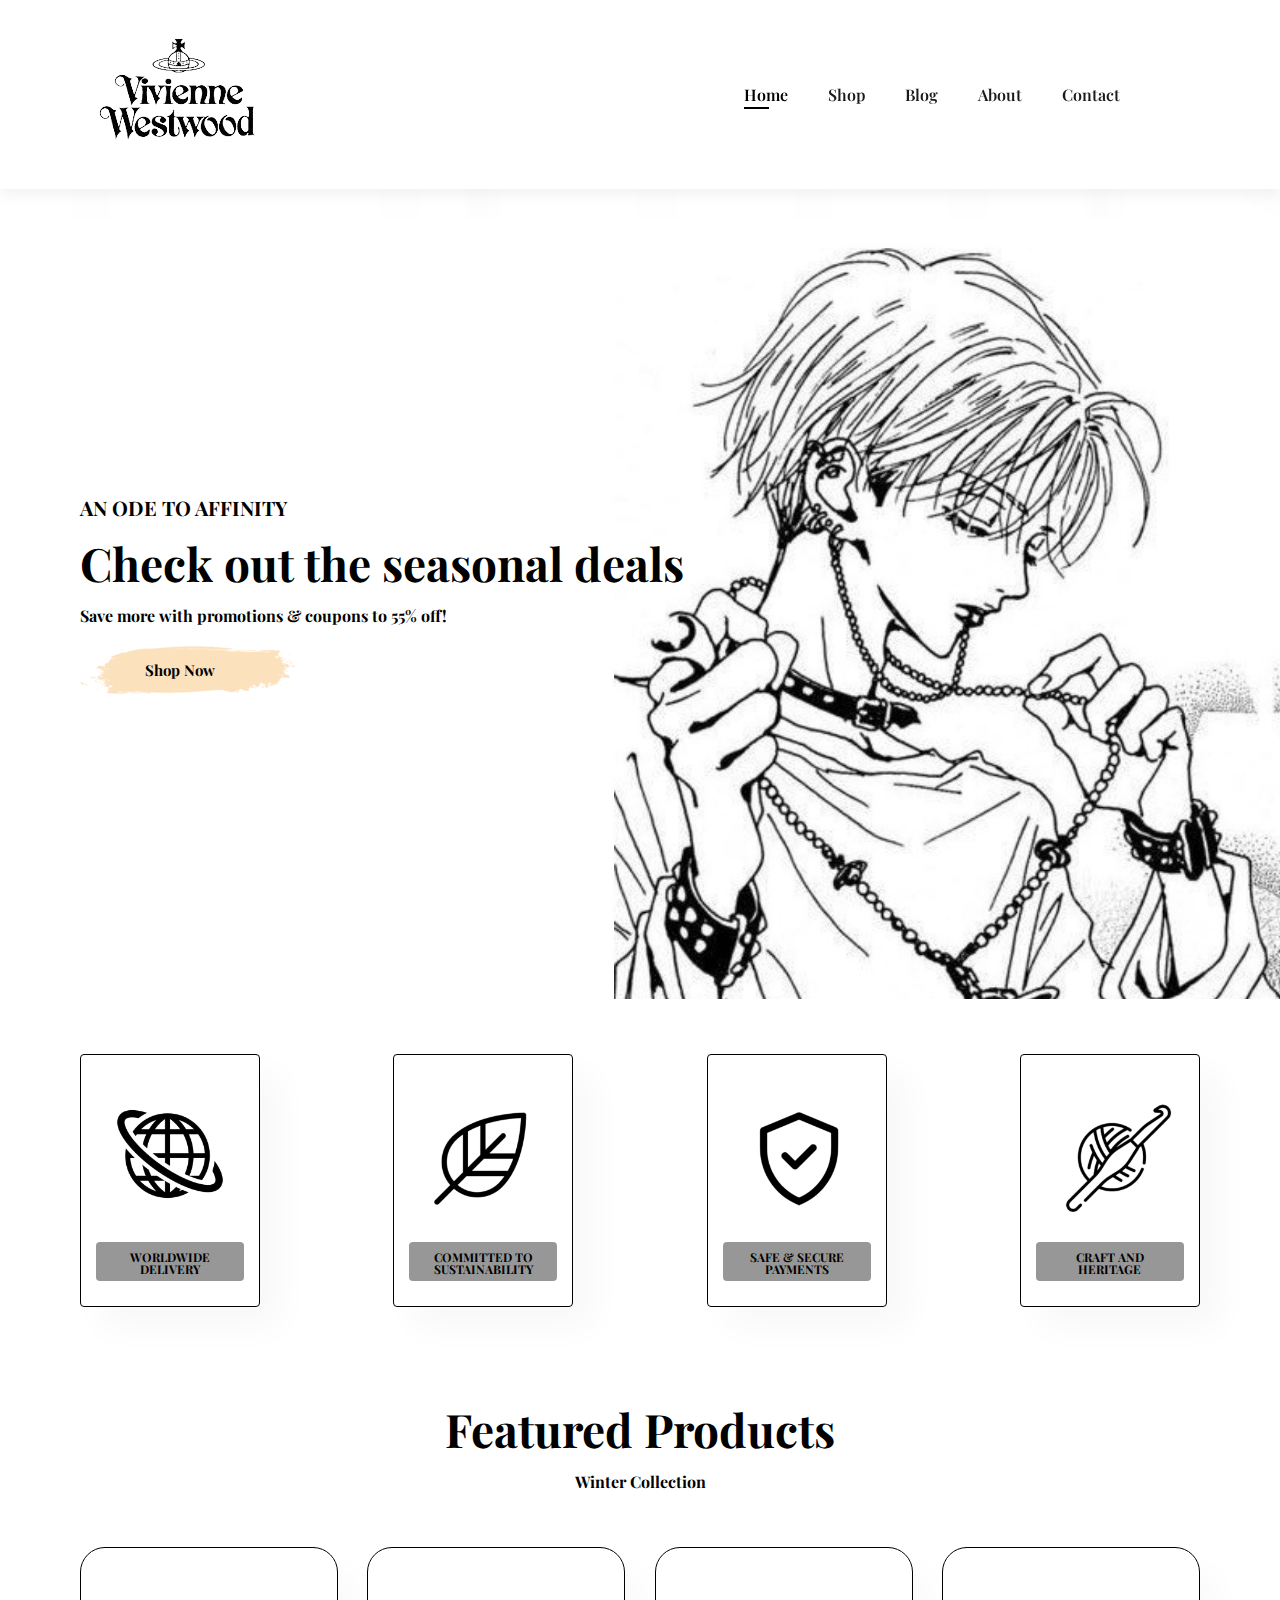
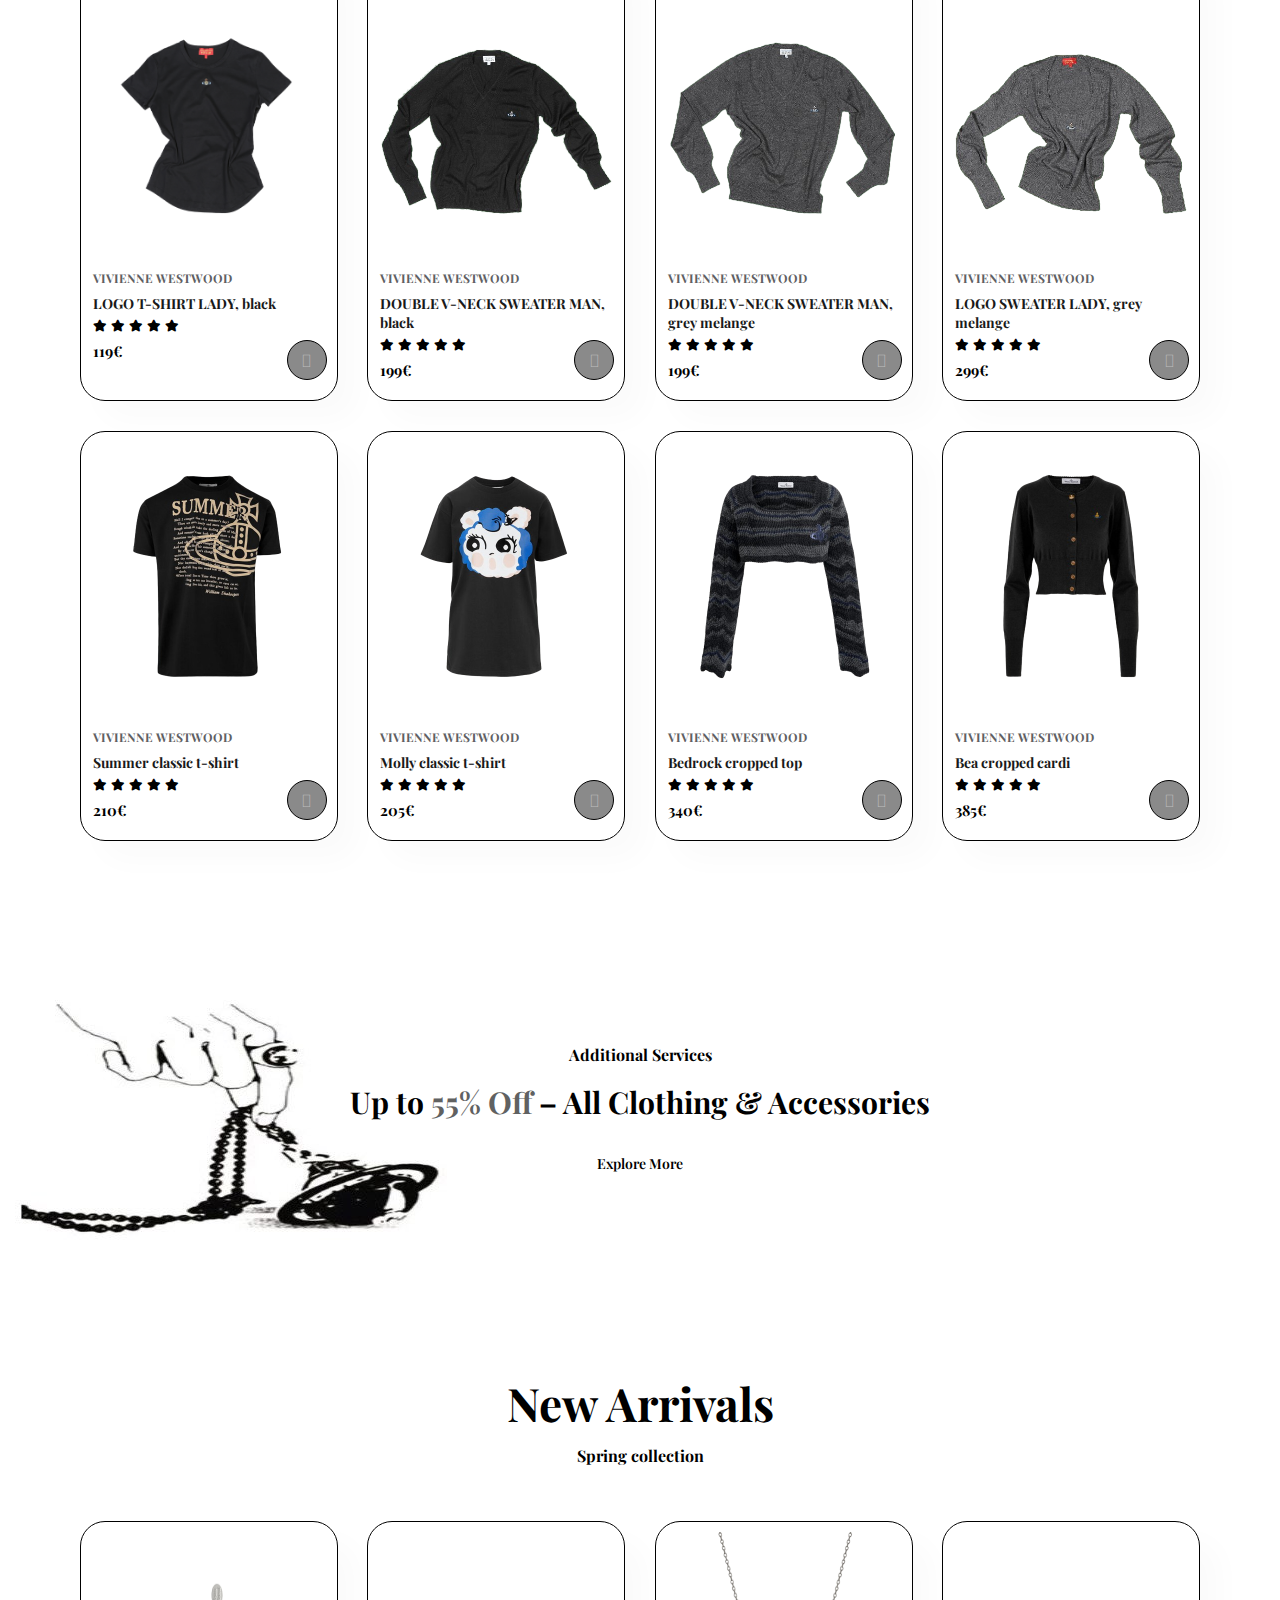
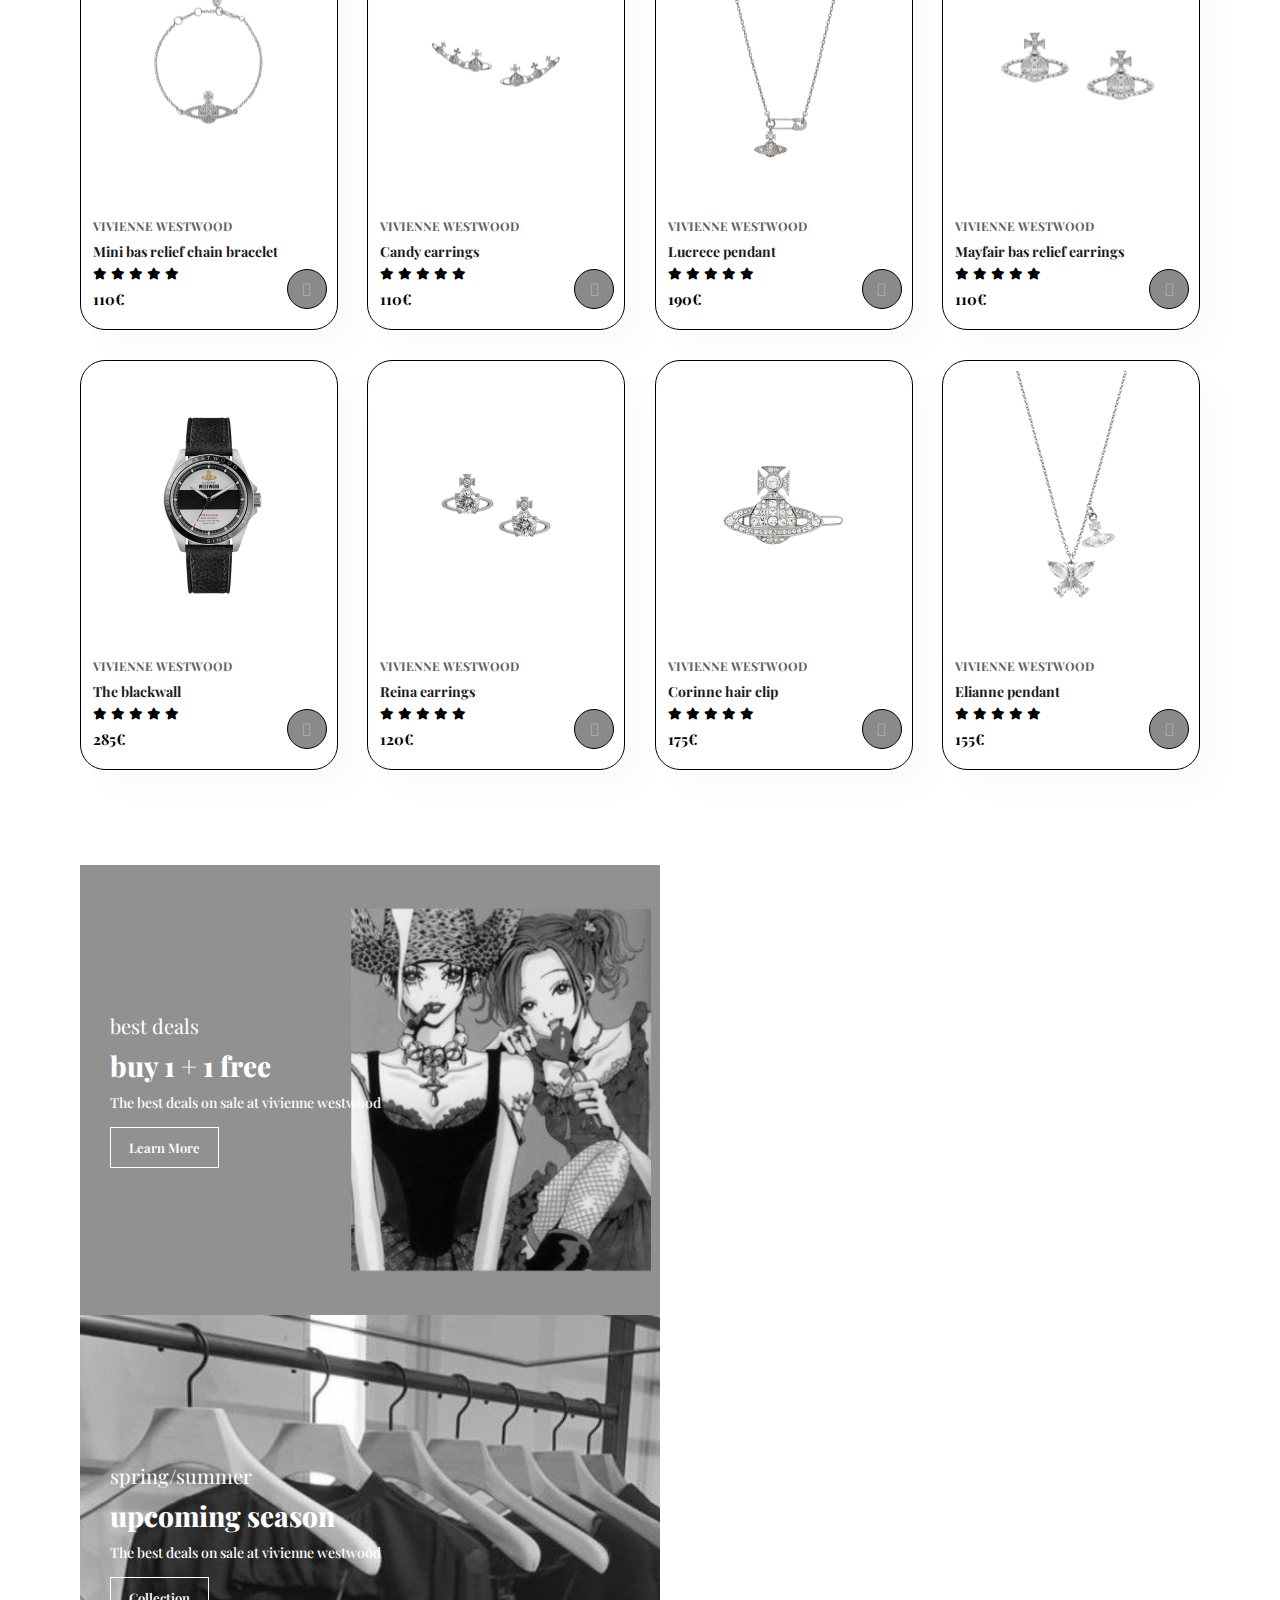
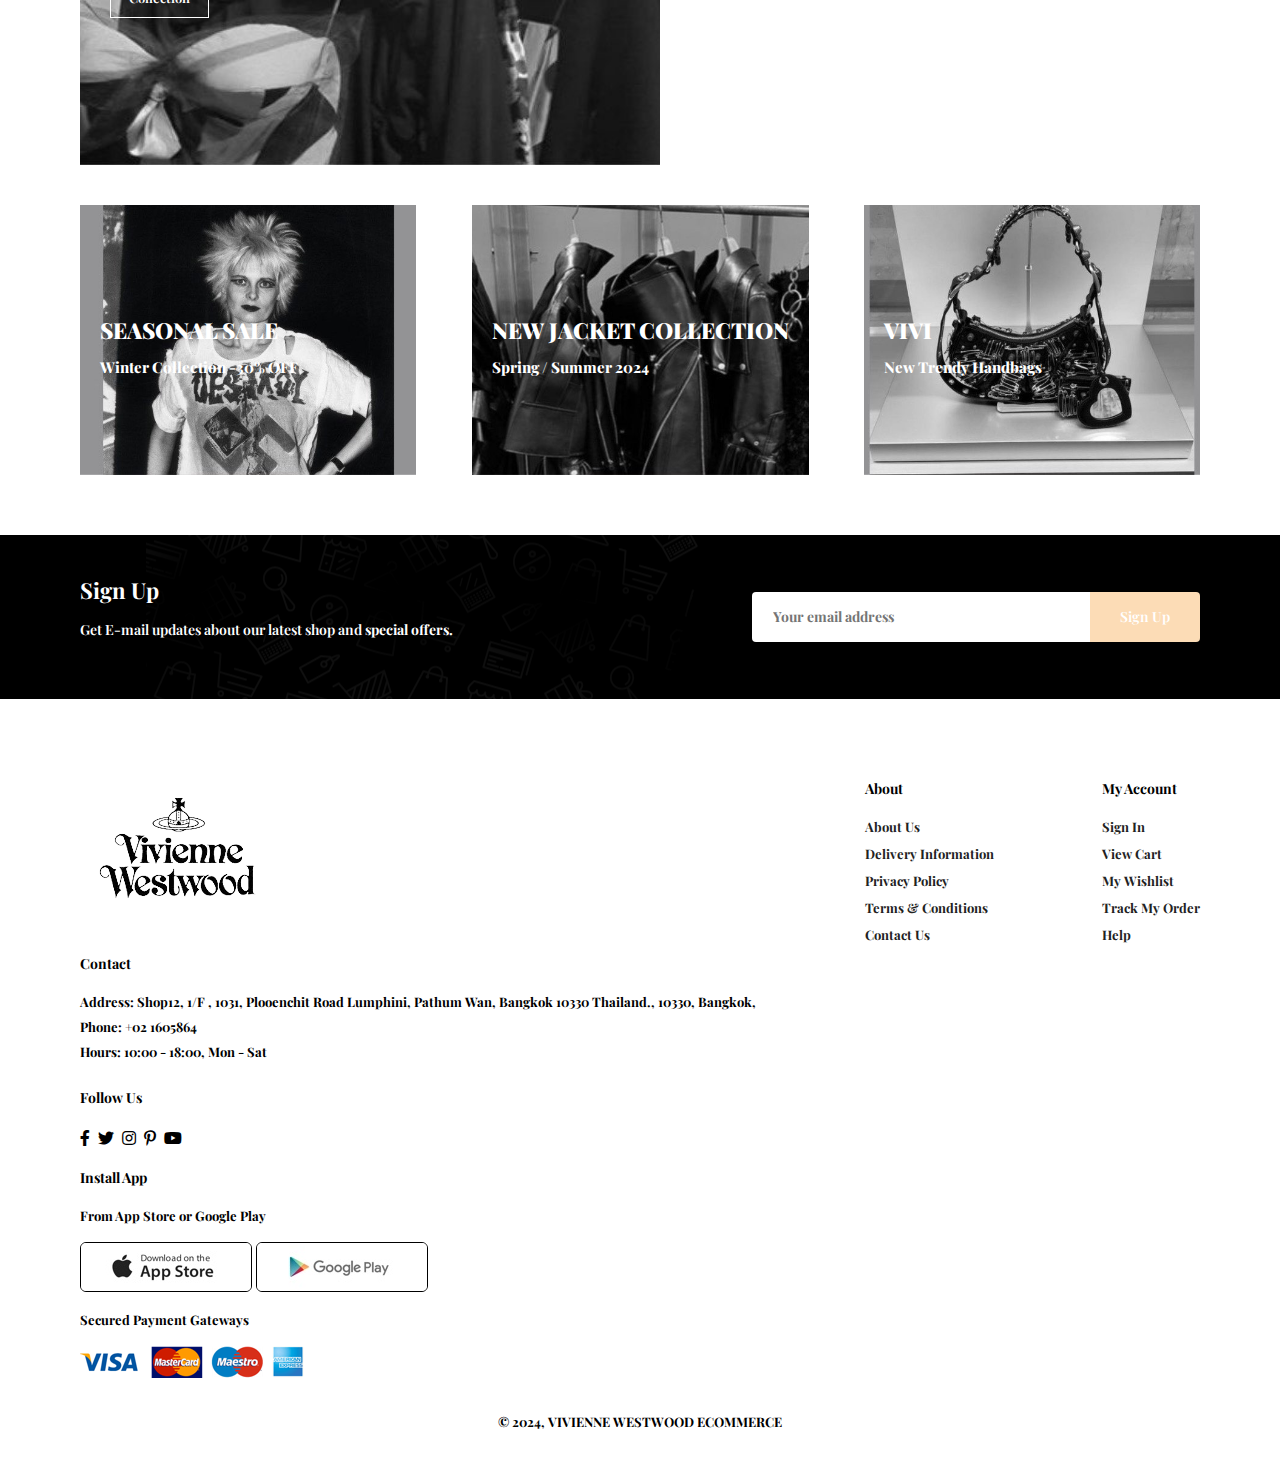
<file: index.html>
<!DOCTYPE html>
<html lang="en">

<head>
    <meta charset="UTF-8">
    <meta http-equiv="X-UA-Compatible" content="IE=edge">
    <meta name="viewport" content="width=device-width, initial-scale=1.0">
    <title>vivienne westwood angie</title>
    <link rel="stylesheet" href="https://pro.fontawesome.com/releases/v5.10.0/css/all.css" />

    <link rel="stylesheet" href="style.css">
</head>

<body>

    <section id="header">
        <a href="#"><img src="img/logo.png" class="logo" alt=""></a>

        <div>
            <ul id="navbar">
                <li><a class="active" href="index.html">Home</a></li>
                <li><a href="shop.html">Shop</a></li>
                <li><a href="blog.html">Blog</a></li>
                <li><a href="about.html">About</a></li>
                <li><a href="contact.html">Contact</a></li>
                <li id="lg-bag"><a href="cart.html"><i class="far fa-shopping-bag"></i></a></li>
                <a href="#" id="close"><i class="far fa-times"></i></a>
            </ul>
        </div>
        <div id="mobile">
            <a href="cart.html"><i class="far fa-shopping-bag"></i></a>
            <i id="bar" class="fas fa-outdent"></i>
        </div>
    </section>

    <section id="hero">
        <h4>AN ODE TO AFFINITY</h4>
        <h2>Check out the seasonal deals</h2>
        <h1></h1>
        <p>Save more with promotions & coupons to 55% off! </p>
        <button>Shop Now</button>
    </section>

    <section id="feature" class="section-p1">
        <div class="fe-box">
            <img src="img/features/globe1.png" alt="">
            <h6>WORLDWIDE DELIVERY </h6>
        </div>
        <div class="fe-box">
            <img src="img/features/sustain1.png" alt="">
            <h6>COMMITTED TO SUSTAINABILITY </h6>
        </div>
        <div class="fe-box">
            <img src="img/features/safe1.png" alt="">
            <h6>SAFE & SECURE PAYMENTS </h6>
        </div>
        <div class="fe-box">
            <img src="img/features/knit1.png" alt="">
            <h6>CRAFT AND HERITAGE </h6>
        </div>
    </section>

    <section id="product1" class="section-p1">
        <h2>Featured Products</h2>
        <p>Winter Collection</p>
        <div class="pro-container">
            <div class="pro">
                <img src="img/products/f1.png" alt="">
                <div class="des">
                    <span>VIVIENNE WESTWOOD</span>
                    <h5>LOGO T-SHIRT LADY, black </h5>
                    <div class="star">
                        <i class="fas fa-star"></i>
                        <i class="fas fa-star"></i>
                        <i class="fas fa-star"></i>
                        <i class="fas fa-star"></i>
                        <i class="fas fa-star"></i>
                    </div>
                    <h4>119€</h4>
                </div>
                <a href="#"><i class="fal fa-shopping-cart cart"></i></a>
            </div>
            <div class="pro">
                <img src="img/products/f2.png" alt="">
                <div class="des">
                    <span>VIVIENNE WESTWOOD</span>
                    <h5>DOUBLE V-NECK SWEATER MAN, black </h5>
                    <div class="star">
                        <i class="fas fa-star"></i>
                        <i class="fas fa-star"></i>
                        <i class="fas fa-star"></i>
                        <i class="fas fa-star"></i>
                        <i class="fas fa-star"></i>
                    </div>
                    <h4>199€</h4>
                </div>
                <a href="#"><i class="fal fa-shopping-cart cart"></i></a>
            </div>
            <div class="pro">
                <img src="img/products/f3.png" alt="">
                <div class="des">
                    <span>VIVIENNE WESTWOOD</span>
                    <h5>DOUBLE V-NECK SWEATER MAN, grey melange </h5>
                    <div class="star">
                        <i class="fas fa-star"></i>
                        <i class="fas fa-star"></i>
                        <i class="fas fa-star"></i>
                        <i class="fas fa-star"></i>
                        <i class="fas fa-star"></i>
                    </div>
                    <h4>199€</h4>
                </div>
                <a href="#"><i class="fal fa-shopping-cart cart"></i></a>
            </div>
            <div class="pro">
                <img src="img/products/f4.png" alt="">
                <div class="des">
                    <span>VIVIENNE WESTWOOD</span>
                    <h5>LOGO SWEATER LADY, grey melange </h5>
                    <div class="star">
                        <i class="fas fa-star"></i>
                        <i class="fas fa-star"></i>
                        <i class="fas fa-star"></i>
                        <i class="fas fa-star"></i>
                        <i class="fas fa-star"></i>
                    </div>
                    <h4>299€</h4>
                </div>
                <a href="#"><i class="fal fa-shopping-cart cart"></i></a>
            </div>
            <div class="pro">
                <img src="img/products/f5.png" alt="">
                <div class="des">
                    <span>VIVIENNE WESTWOOD</span>
                    <h5>Summer classic t-shirt</h5>
                    <div class="star">
                        <i class="fas fa-star"></i>
                        <i class="fas fa-star"></i>
                        <i class="fas fa-star"></i>
                        <i class="fas fa-star"></i>
                        <i class="fas fa-star"></i>
                    </div>
                    <h4>210€</h4>
                </div>
                <a href="#"><i class="fal fa-shopping-cart cart"></i></a>
            </div>
            <div class="pro">
                <img src="img/products/f6.png" alt="">
                <div class="des">
                    <span>VIVIENNE WESTWOOD</span>
                    <h5>Molly classic t-shirt </h5>
                    <div class="star">
                        <i class="fas fa-star"></i>
                        <i class="fas fa-star"></i>
                        <i class="fas fa-star"></i>
                        <i class="fas fa-star"></i>
                        <i class="fas fa-star"></i>
                    </div>
                    <h4>205€</h4>
                </div>
                <a href="#"><i class="fal fa-shopping-cart cart"></i></a>
            </div>
            <div class="pro">
                <img src="img/products/f7.png" alt="">
                <div class="des">
                    <span>VIVIENNE WESTWOOD</span>
                    <h5>Bedrock cropped top </h5>
                    <div class="star">
                        <i class="fas fa-star"></i>
                        <i class="fas fa-star"></i>
                        <i class="fas fa-star"></i>
                        <i class="fas fa-star"></i>
                        <i class="fas fa-star"></i>
                    </div>
                    <h4>340€</h4>
                </div>
                <a href="#"><i class="fal fa-shopping-cart cart"></i></a>
            </div>
            <div class="pro">
                <img src="img/products/f8.png" alt="">
                <div class="des">
                    <span>VIVIENNE WESTWOOD</span>
                    <h5>Bea cropped cardi </h5>
                    <div class="star">
                        <i class="fas fa-star"></i>
                        <i class="fas fa-star"></i>
                        <i class="fas fa-star"></i>
                        <i class="fas fa-star"></i>
                        <i class="fas fa-star"></i>
                    </div>
                    <h4>385€</h4>
                </div>
                <a href="#"><i class="fal fa-shopping-cart cart"></i></a>
            </div>
        </div>
    </section>

    <section id="banner" class="section-m1">
        <h4>Additional Services </h4>
        <h2>Up to <span>55% Off</span> – All Clothing & Accessories</h2>
        <button class="normal">Explore More</button>
    </section>

    <section id="product1" class="section-p1">
        <h2>New Arrivals</h2>
        <p>Spring collection</p>
        <div class="pro-container">
            <div class="pro">
                <img src="img/products/n1.png" alt="">
                <div class="des">
                    <span>VIVIENNE WESTWOOD</span>
                    <h5>Mini bas relief chain bracelet </h5>
                    <div class="star">
                        <i class="fas fa-star"></i>
                        <i class="fas fa-star"></i>
                        <i class="fas fa-star"></i>
                        <i class="fas fa-star"></i>
                        <i class="fas fa-star"></i>
                    </div>
                    <h4>110€</h4>
                </div>
                <a href="#"><i class="fal fa-shopping-cart cart"></i></a>
            </div>
            <div class="pro">
                <img src="img/products/n2.png" alt="">
                <div class="des">
                    <span>VIVIENNE WESTWOOD</span>
                    <h5>Candy earrings </h5>
                    <div class="star">
                        <i class="fas fa-star"></i>
                        <i class="fas fa-star"></i>
                        <i class="fas fa-star"></i>
                        <i class="fas fa-star"></i>
                        <i class="fas fa-star"></i>
                    </div>
                    <h4>110€</h4>
                </div>
                <a href="#"><i class="fal fa-shopping-cart cart"></i></a>
            </div>
            <div class="pro">
                <img src="img/products/n3.png" alt="">
                <div class="des">
                    <span>VIVIENNE WESTWOOD</span>
                    <h5>Lucrece pendant </h5>
                    <div class="star">
                        <i class="fas fa-star"></i>
                        <i class="fas fa-star"></i>
                        <i class="fas fa-star"></i>
                        <i class="fas fa-star"></i>
                        <i class="fas fa-star"></i>
                    </div>
                    <h4>190€</h4>
                </div>
                <a href="#"><i class="fal fa-shopping-cart cart"></i></a>
            </div>
            <div class="pro">
                <img src="img/products/n4.png" alt="">
                <div class="des">
                    <span>VIVIENNE WESTWOOD</span>
                    <h5>Mayfair bas relief earrings </h5>
                    <div class="star">
                        <i class="fas fa-star"></i>
                        <i class="fas fa-star"></i>
                        <i class="fas fa-star"></i>
                        <i class="fas fa-star"></i>
                        <i class="fas fa-star"></i>
                    </div>
                    <h4>110€</h4>
                </div>
                <a href="#"><i class="fal fa-shopping-cart cart"></i></a>
            </div>
            <div class="pro">
                <img src="img/products/n5.png" alt="">
                <div class="des">
                    <span>VIVIENNE WESTWOOD</span>
                    <h5>The blackwall </h5>
                    <div class="star">
                        <i class="fas fa-star"></i>
                        <i class="fas fa-star"></i>
                        <i class="fas fa-star"></i>
                        <i class="fas fa-star"></i>
                        <i class="fas fa-star"></i>
                    </div>
                    <h4>285€</h4>
                </div>
                <a href="#"><i class="fal fa-shopping-cart cart"></i></a>
            </div>
            <div class="pro">
                <img src="img/products/n6.png" alt="">
                <div class="des">
                    <span>VIVIENNE WESTWOOD</span>
                    <h5>Reina earrings </h5>
                    <div class="star">
                        <i class="fas fa-star"></i>
                        <i class="fas fa-star"></i>
                        <i class="fas fa-star"></i>
                        <i class="fas fa-star"></i>
                        <i class="fas fa-star"></i>
                    </div>
                    <h4>120€</h4>
                </div>
                <a href="#"><i class="fal fa-shopping-cart cart"></i></a>
            </div>
            <div class="pro">
                <img src="img/products/n7.png" alt="">
                <div class="des">
                    <span>VIVIENNE WESTWOOD</span>
                    <h5>Corinne hair clip </h5>
                    <div class="star">
                        <i class="fas fa-star"></i>
                        <i class="fas fa-star"></i>
                        <i class="fas fa-star"></i>
                        <i class="fas fa-star"></i>
                        <i class="fas fa-star"></i>
                    </div>
                    <h4>175€</h4>
                </div>
                <a href="#"><i class="fal fa-shopping-cart cart"></i></a>
            </div>
            <div class="pro">
                <img src="img/products/n8.png" alt="">
                <div class="des">
                    <span>VIVIENNE WESTWOOD</span>
                    <h5>Elianne pendant </h5>
                    <div class="star">
                        <i class="fas fa-star"></i>
                        <i class="fas fa-star"></i>
                        <i class="fas fa-star"></i>
                        <i class="fas fa-star"></i>
                        <i class="fas fa-star"></i>
                    </div>
                    <h4>155€</h4>
                </div>
                <a href="#"><i class="fal fa-shopping-cart cart"></i></a>
            </div>
        </div>
    </section>

    <section id="sm-banner" class="section-p1">
        <div class="banner-box">
            <h4>best deals</h4>
            <h2>buy 1 + 1 free</h2>
            <span>The best deals on sale at vivienne westwood</span>
            <button class="white">Learn More</button>
        </div>
        <div class="banner-box banner-box2">
            <h4>spring/summer</h4>
            <h2>upcoming season</h2>
            <span>The best deals on sale at vivienne westwood</span>
            <button class="white">Collection</button>
        </div>
    </section>

    <section id="banner3">
        <div class="banner-box">
            <h2>SEASONAL SALE</h2>
            <h3>Winter Collection -30% OFF</h3>
        </div>
        <div class="banner-box banner-box2">
            <h2>NEW JACKET COLLECTION </h2>
            <h3>Spring / Summer 2024</h3>
        </div>
        <div class="banner-box banner-box3">
            <h2>VIVI</h2>
            <h3>New Trendy Handbags</h3>
        </div>
    </section>

    <section id="newsletter" class="section-p1 section-m1">
        <div class="newstext">
            <h4>Sign Up</h4>
            <p>Get E-mail updates about our latest shop and <span>special offers.</span> </p>
        </div>
        <div class="form">
            <input type="text" placeholder="Your email address">
            <button class="normal">Sign Up</button>
        </div>
    </section>

    <footer class="section-p1">
        <div class="col">
            <img class="logo" src="img/logo.png" alt="">
            <h4>Contact</h4>
            <p><strong>Address: </strong>Shop12, 1/F , 1031, Plooenchit Road Lumphini,

                Pathum Wan, Bangkok 10330 Thailand.,
                
                10330, Bangkok,</p>
            <p><strong>Phone:</strong> +02 1605864</p>
            <p><strong>Hours:</strong> 10:00 - 18:00, Mon - Sat</p>
            <div class="follow">
                <h4>Follow Us</h4>
                <div class="icon">
                    <i class="fab fa-facebook-f"></i>
                    <i class="fab fa-twitter"></i>
                    <i class="fab fa-instagram"></i>
                    <i class="fab fa-pinterest-p"></i>
                    <i class="fab fa-youtube"></i>
                </div>
            </div>
        </div>

        <div class="col">
            <h4>About</h4>
            <a href="#">About Us</a>
            <a href="#">Delivery Information</a>
            <a href="#">Privacy Policy</a>
            <a href="#">Terms & Conditions</a>
            <a href="#">Contact Us</a>
        </div>

        <div class="col">
            <h4>My Account</h4>
            <a href="#">Sign In</a>
            <a href="#">View Cart</a>
            <a href="#">My Wishlist</a>
            <a href="#">Track My Order</a>
            <a href="#">Help</a>
        </div>

        <div class="col install">
            <h4>Install App</h4>
            <p>From App Store or Google Play</p>
            <div class="row">
                <img src="img/pay/app.jpg" alt="">
                <img src="img/pay/play.jpg" alt="">
            </div>
            <p>Secured Payment Gateways </p>
            <img src="img/pay/pay.png" alt="">
        </div>

        <div class="copyright">
            <p>© 2024, VIVIENNE WESTWOOD ECOMMERCE</p>
        </div>
    </footer>


    <script src="script.js"></script>
</body>

</html>
</file>
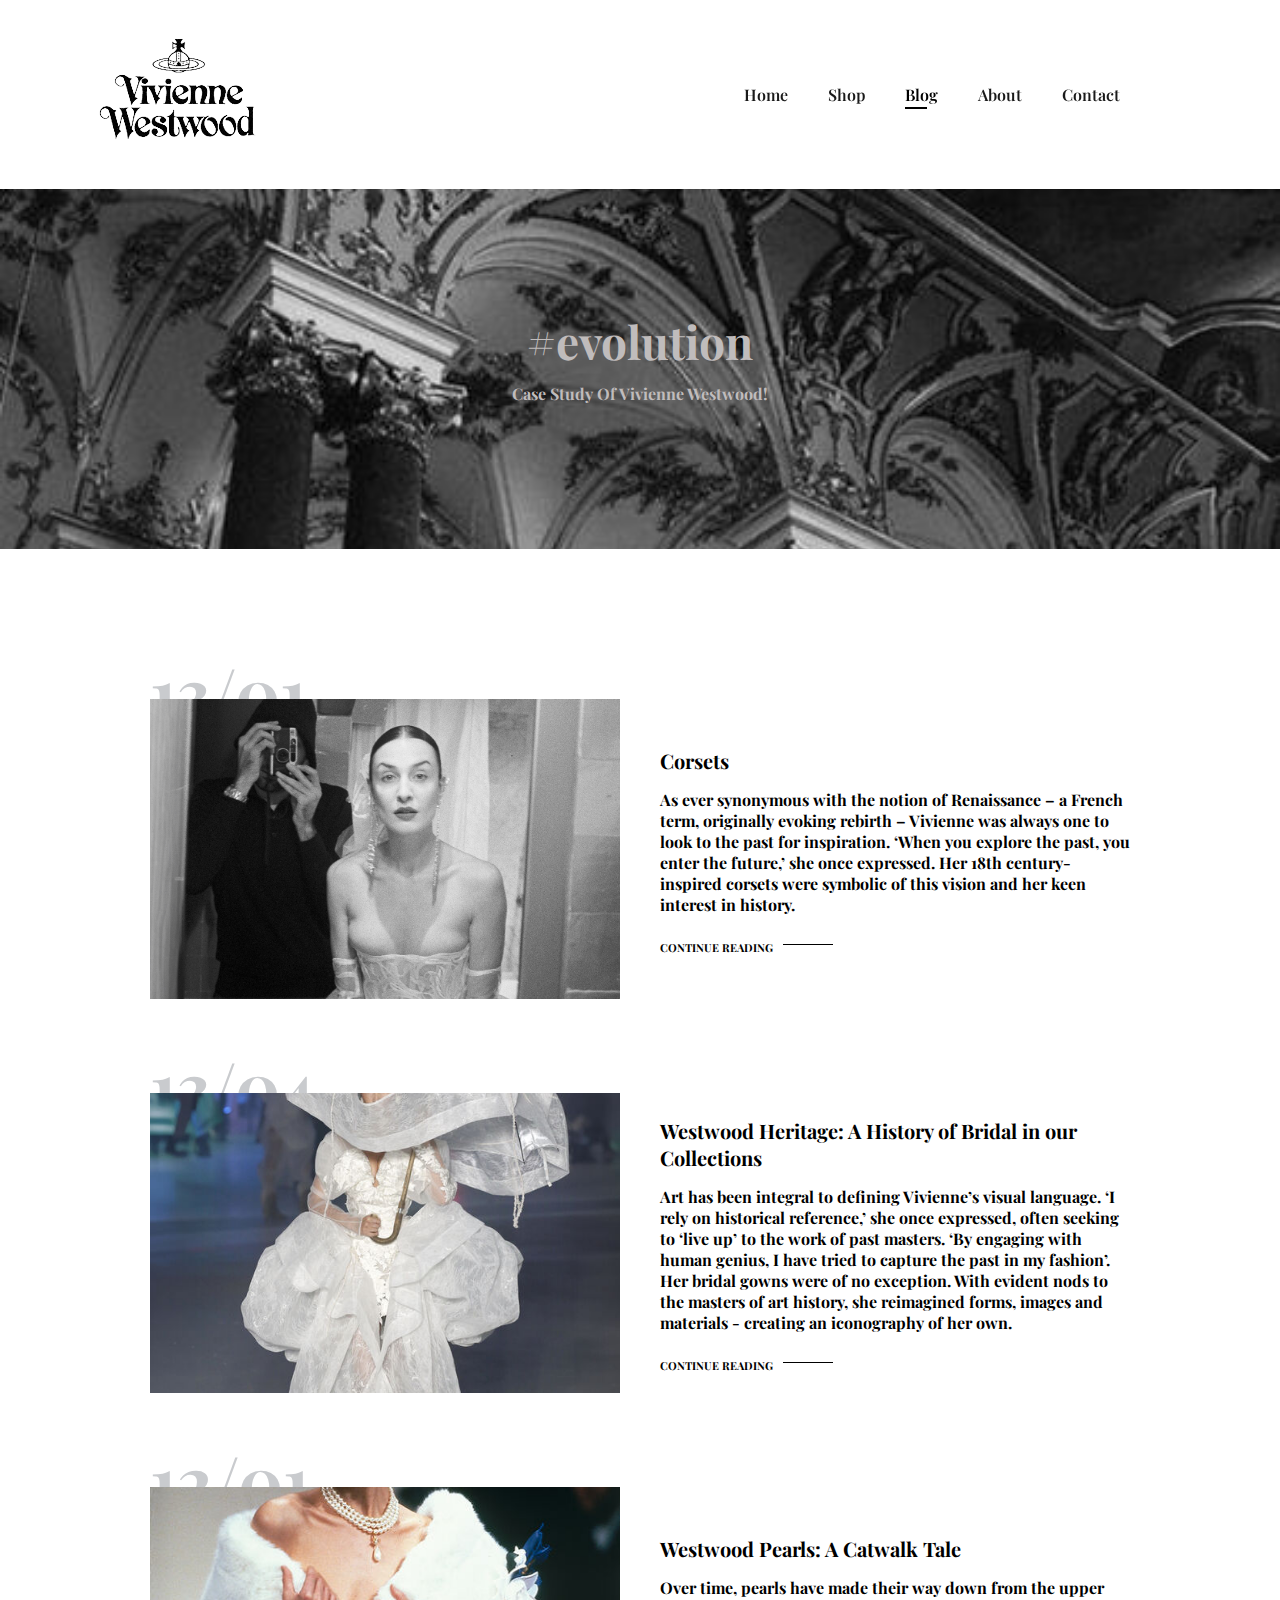
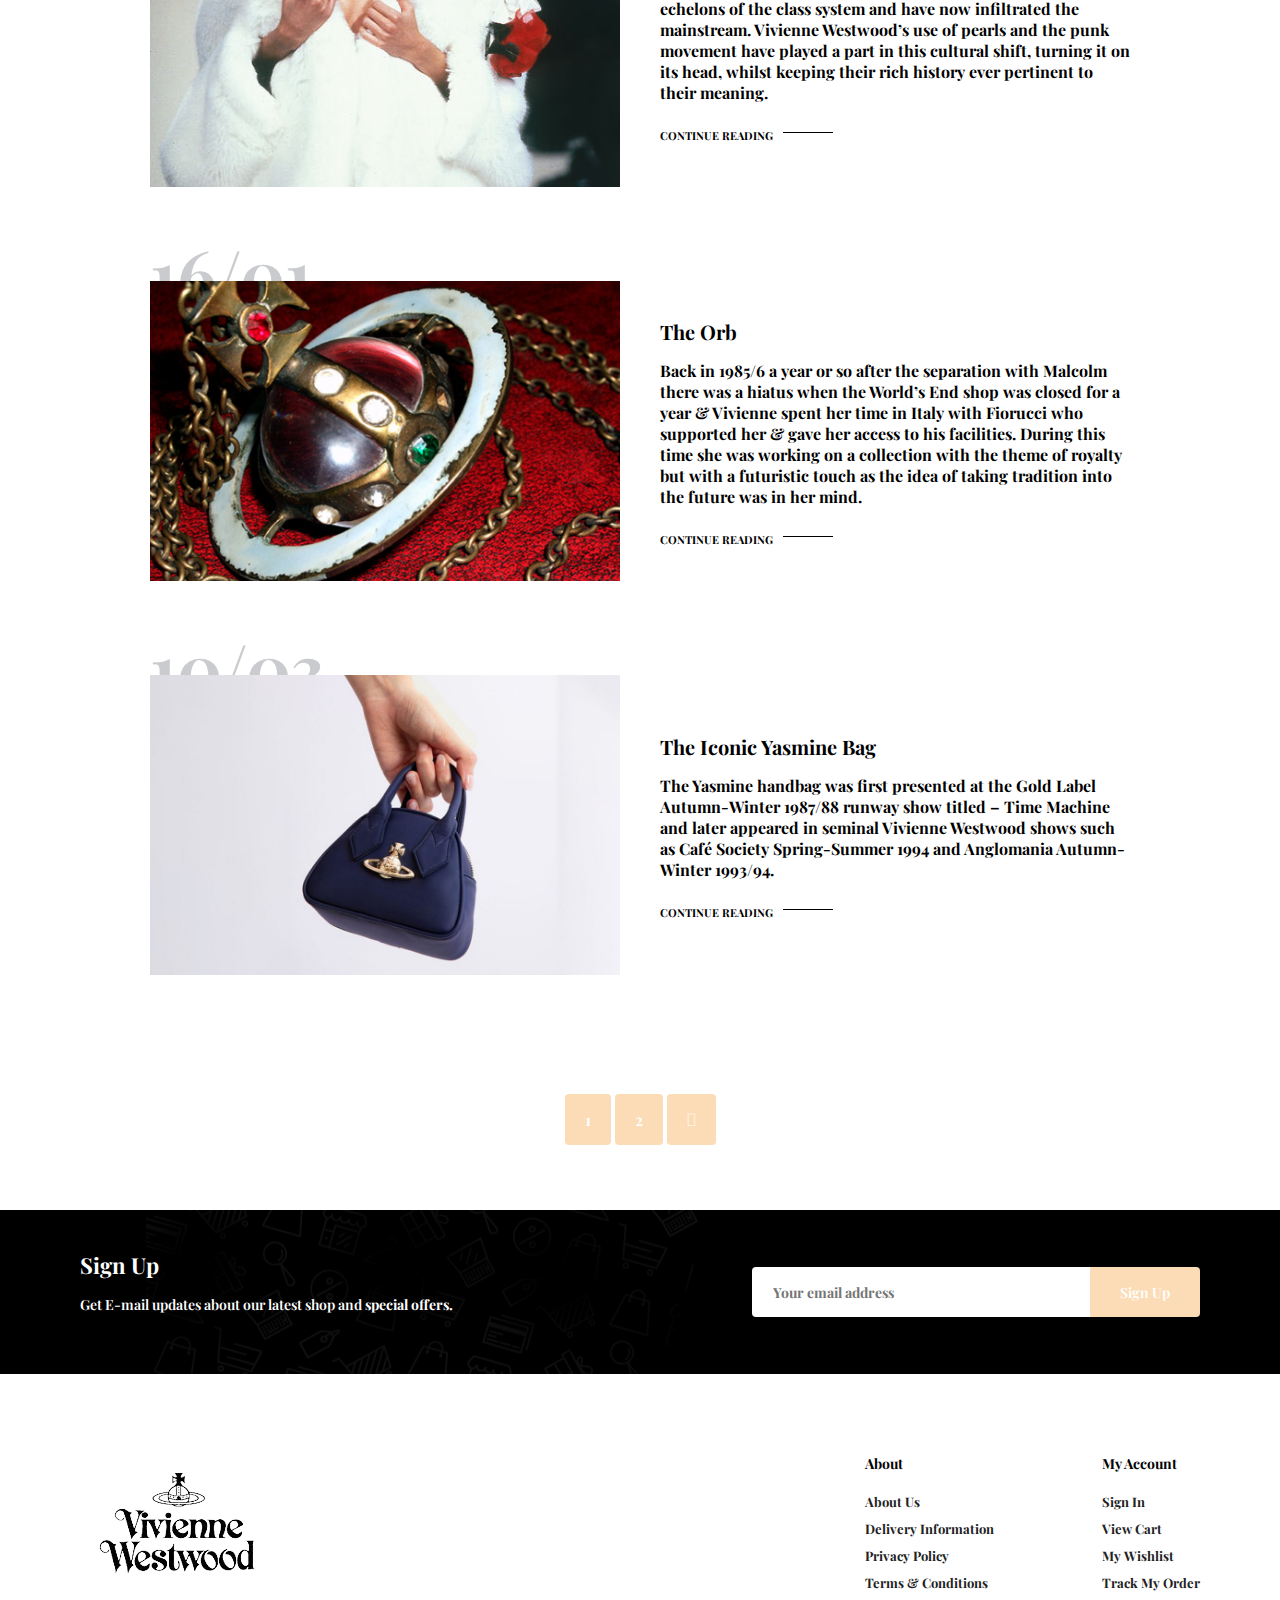
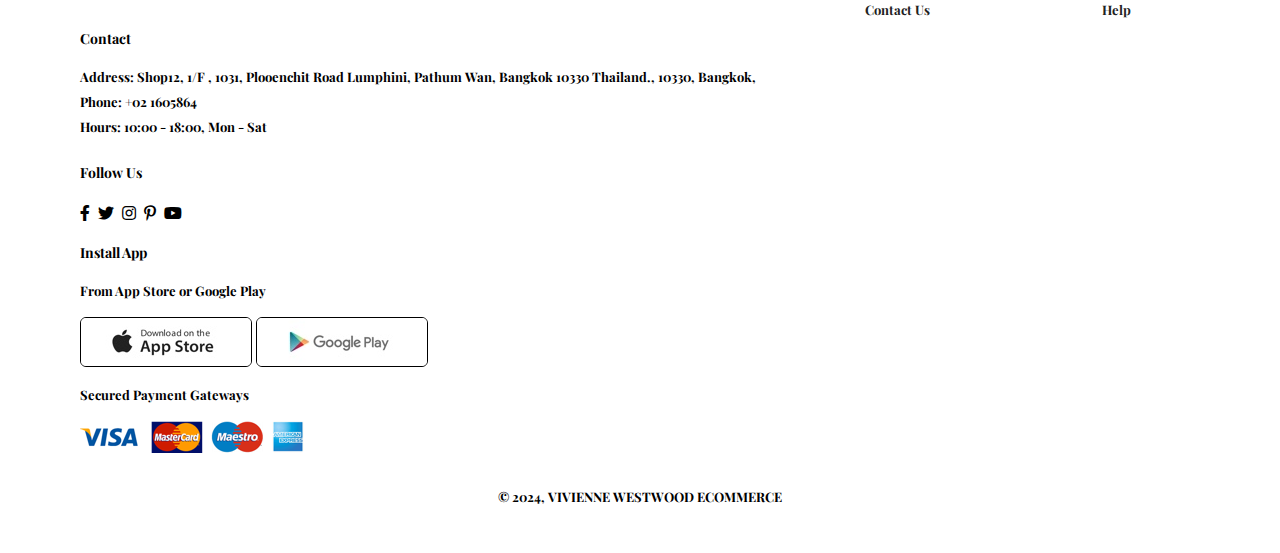
<file: blog.html>
<!DOCTYPE html>
<html lang="en">

<head>
    <meta charset="UTF-8">
    <meta http-equiv="X-UA-Compatible" content="IE=edge">
    <meta name="viewport" content="width=device-width, initial-scale=1.0">
    <title>vivienne westwood angie</title>
    <link rel="stylesheet" href="https://pro.fontawesome.com/releases/v5.10.0/css/all.css" />

    <link rel="stylesheet" href="style.css">
</head>

<body>

    <section id="header">
        <a href="#"><img src="img/logo.png" class="logo" alt=""></a>

        <div>
            <ul id="navbar">
                <li><a href="index.html">Home</a></li>
                <li><a href="shop.html">Shop</a></li>
                <li><a class="active" href="blog.html">Blog</a></li>
                <li><a href="about.html">About</a></li>
                <li><a href="contact.html">Contact</a></li>
                <li id="lg-bag"><a href="cart.html"><i class="far fa-shopping-bag"></i></a></li>
                <a href="#" id="close"><i class="far fa-times"></i></a>
            </ul>
        </div>
        <div id="mobile">
            <a href="cart.html"><i class="far fa-shopping-bag"></i></a>
            <i id="bar" class="fas fa-outdent"></i>
        </div>
    </section>

    <section id="page-header" class="blog-header">

        <h2>#evolution</h2>

        <p>Case Study Of Vivienne Westwood! </p>

    </section>

    <section id="blog">
        <div class="blog-box">
            <div class="blog-img">
                <img src="img/blog/b1.jpg" alt="">
            </div>
            <div class="blog-details">
                <h4>Corsets</h4>
                <p>As ever synonymous with the notion of Renaissance – a French term, originally evoking rebirth – Vivienne was always one to look to the past for inspiration. ‘When you explore the past, you enter the future,’ she once expressed. Her 18th century-inspired corsets were symbolic of this vision and her keen interest in history. </p>
                <a href="#">CONTINUE READING</a>
            </div>
            <h1>13/01</h1>
        </div>
        <div class="blog-box">
            <div class="blog-img">
                <img src="img/blog/b2.jpg" alt="">
            </div>
            <div class="blog-details">
                <h4>Westwood Heritage: A History of Bridal in our Collections </h4>
                <p>Art has been integral to defining Vivienne’s visual language. ‘I rely on historical reference,’ she once expressed, often seeking to ‘live up’ to the work of past masters. ‘By engaging with human genius, I have tried to capture the past in my fashion’. Her bridal gowns were of no exception. With evident nods to the masters of art history, she reimagined forms, images and materials - creating an iconography of her own. </p>
                <a href="#">CONTINUE READING</a>
            </div>
            <h1>13/04</h1>
        </div>
        <div class="blog-box">
            <div class="blog-img">
                <img src="img/blog/b3.jpg" alt="">
            </div>
            <div class="blog-details">
                <h4>Westwood Pearls: A Catwalk Tale </h4>
                <p>Over time, pearls have made their way down from the upper echelons of the class system and have now infiltrated the mainstream. Vivienne Westwood’s use of pearls and the punk movement have played a part in this cultural shift, turning it on its head, whilst keeping their rich history ever pertinent to their meaning. </p>
                <a href="#">CONTINUE READING</a>
            </div>
            <h1>12/01</h1>
        </div>
        <div class="blog-box">
            <div class="blog-img">
                <img src="img/blog/b4.jpg" alt="">
            </div>
            <div class="blog-details">
                <h4>The Orb </h4>
                <p>Back in 1985/6 a year or so after the separation with Malcolm there was a hiatus when the World’s End shop was closed for a year & Vivienne spent her time in Italy with Fiorucci who supported her & gave her access to his facilities. During this time she was working on a collection with the theme of royalty but with a futuristic touch as the idea of taking tradition into the future was in her mind. </p>
                <a href="#">CONTINUE READING</a>
            </div>
            <h1>16/01</h1>
        </div>
        <div class="blog-box">
            <div class="blog-img">
                <img src="img/blog/b6.jpg" alt="">
            </div>
            <div class="blog-details">
                <h4>The Iconic Yasmine Bag </h4>
                <p>The Yasmine handbag was first presented at the Gold Label Autumn-Winter 1987/88 runway show titled – Time Machine and later appeared in seminal Vivienne Westwood shows such as Café Society Spring-Summer 1994 and Anglomania Autumn-Winter 1993/94. </p>
                <a href="#">CONTINUE READING</a>
            </div>
            <h1>10/03</h1>
        </div>
    </section>

    <section id="pagination" class="section-p1">
        <a href="#">1</a>
        <a href="#">2</a>
        <a href="#"><i class="fal fa-long-arrow-alt-right"></i></a>
    </section>

    <section id="newsletter" class="section-p1 section-m1">
        <div class="newstext">
            <h4>Sign Up</h4>
            <p>Get E-mail updates about our latest shop and <span>special offers.</span> </p>
        </div>
        <div class="form">
            <input type="text" placeholder="Your email address">
            <button class="normal">Sign Up</button>
        </div>
    </section>

    <footer class="section-p1">
        <div class="col">
            <img class="logo" src="img/logo.png" alt="">
            <h4>Contact</h4>
            <p><strong>Address: </strong> Shop12, 1/F , 1031, Plooenchit Road Lumphini,

                Pathum Wan, Bangkok 10330 Thailand.,
                
                10330, Bangkok,</p>
            <p><strong>Phone:</strong>  +02 1605864</p>
            <p><strong>Hours:</strong> 10:00 - 18:00, Mon - Sat</p>
            <div class="follow">
                <h4>Follow Us</h4>
                <div class="icon">
                    <i class="fab fa-facebook-f"></i>
                    <i class="fab fa-twitter"></i>
                    <i class="fab fa-instagram"></i>
                    <i class="fab fa-pinterest-p"></i>
                    <i class="fab fa-youtube"></i>
                </div>
            </div>
        </div>

        <div class="col">
            <h4>About</h4>
            <a href="#">About Us</a>
            <a href="#">Delivery Information</a>
            <a href="#">Privacy Policy</a>
            <a href="#">Terms & Conditions</a>
            <a href="#">Contact Us</a>
        </div>

        <div class="col">
            <h4>My Account</h4>
            <a href="#">Sign In</a>
            <a href="#">View Cart</a>
            <a href="#">My Wishlist</a>
            <a href="#">Track My Order</a>
            <a href="#">Help</a>
        </div>

        <div class="col install">
            <h4>Install App</h4>
            <p>From App Store or Google Play</p>
            <div class="row">
                <img src="img/pay/app.jpg" alt="">
                <img src="img/pay/play.jpg" alt="">
            </div>
            <p>Secured Payment Gateways </p>
            <img src="img/pay/pay.png" alt="">
        </div>

        <div class="copyright">
            <p>© 2024, VIVIENNE WESTWOOD ECOMMERCE</p>
        </div>
    </footer>


    <script src="script.js"></script>
</body>

</html>
</file>
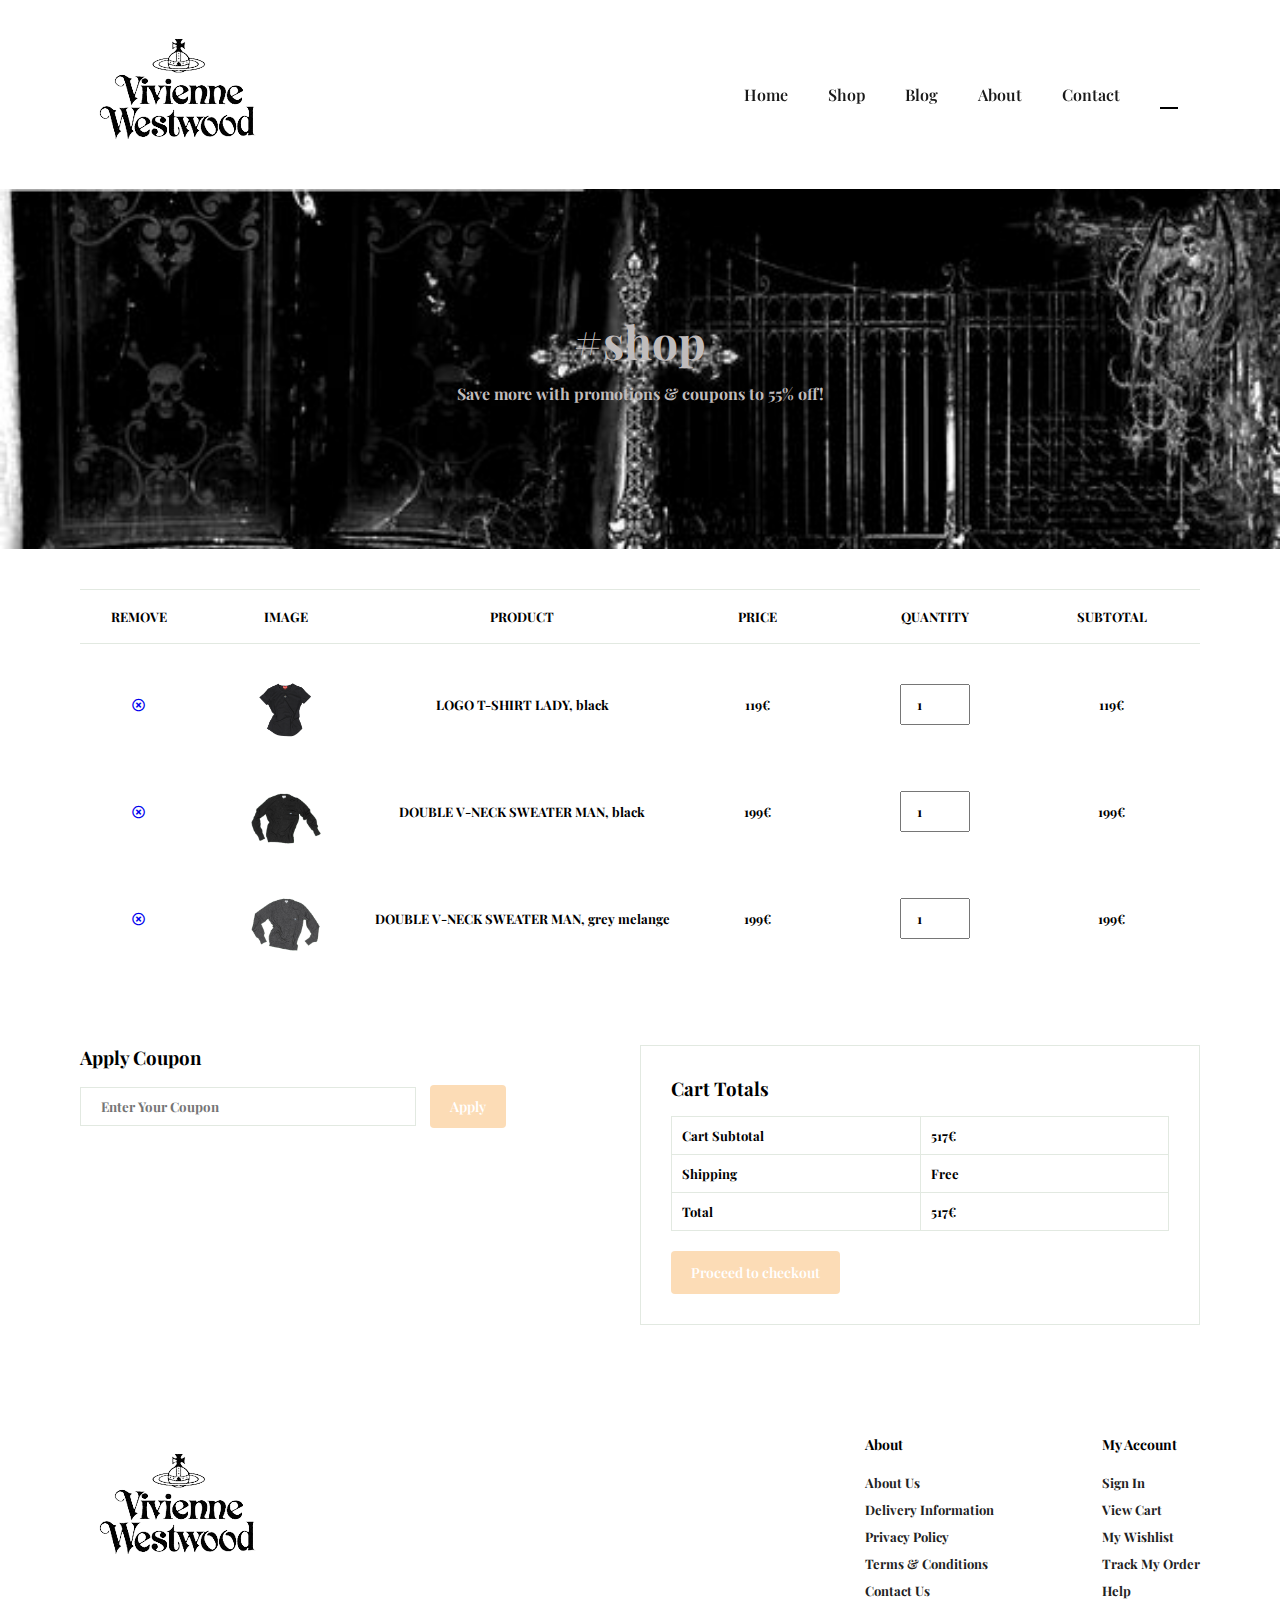
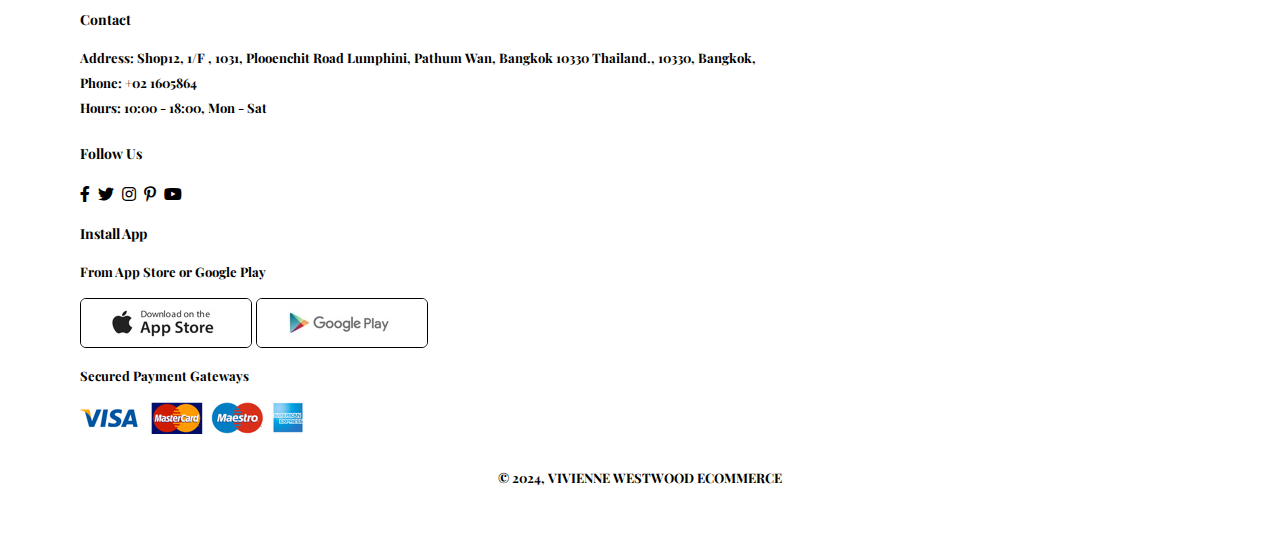
<file: cart.html>
<!DOCTYPE html>
<html lang="en">

<head>
    <meta charset="UTF-8">
    <meta http-equiv="X-UA-Compatible" content="IE=edge">
    <meta name="viewport" content="width=device-width, initial-scale=1.0">
    <title>vivienne westwood angie</title>

    <link rel="stylesheet" href="https://pro.fontawesome.com/releases/v5.10.0/css/all.css" />

    <link rel="stylesheet" href="style.css">
</head>

<body>

    <section id="header">
        <a href="#"><img src="img/logo.png" class="logo" alt=""></a>
        <div>
            <ul id="navbar">
                <li><a href="index.html">Home</a></li>
                <li><a href="shop.html">Shop</a></li>
                <li><a href="blog.html">Blog</a></li>
                <li><a href="about.html">About</a></li>
                <li><a href="contact.html">Contact</a></li>
                <li id="lg-bag"><a href="#" class="active"><i class="far fa-shopping-bag"></i></a></li>
                <a id="close" href="#"><i class="far fa-times"></i></a>
            </ul>
        </div>
        <div id="mobile">
            <a href="cart.html"><i class="far fa-shopping-bag"></i></a>
            <i id="bar" class="fas fa-outdent"></i>

        </div>
    </section>

    <section id="page-header" class="about-header">

        <h2>#shop</h2>
        <p>Save more with promotions & coupons to 55% off!</p>

    </section>

    <section id="cart" class="section-p1">
        <table width="100%">
            <thead>
                <tr>
                    <td>Remove</td>
                    <td>Image</td>
                    <td>Product</td>
                    <td>Price</td>
                    <td>Quantity</td>
                    <td>Subtotal</td>
                </tr>
            </thead>

            <tbody>
                <tr>
                    <td><a href="#"><i class="far fa-times-circle"></i></a></td>
                    <td><img src="img/products/f1.png" alt=""></td>
                    <td>LOGO T-SHIRT LADY, black </td>
                    <td>119€</td>
                    <td><input type="number" value="1" name="" id=""></td>
                    <td>119€</td>
                </tr>
                <tr>
                    <td><a href="#"><i class="far fa-times-circle"></i></a></td>
                    <td><img src="img/products/f2.png" alt=""></td>
                    <td>DOUBLE V-NECK SWEATER MAN, black</td>
                    <td>199€</td>
                    <td><input type="number" value="1" name="" id=""></td>
                    <td>199€</td>
                </tr>
                <tr>
                    <td><a href="#"><i class="far fa-times-circle"></i></a></td>
                    <td><img src="img/products/f3.png" alt=""></td>
                    <td>DOUBLE V-NECK SWEATER MAN, grey melange</td>
                    <td>199€</td>
                    <td><input type="number" value="1" name="" id=""></td>
                    <td>199€</td>
                </tr>
            </tbody>
        </table>
    </section>

    <section id="cart-add" class="section-p1">
        <div id="cuopon">
            <h3>Apply Coupon</h3>
            <div>
                <input type="text" name="" id="" placeholder="Enter Your Coupon">
                <button class="normal">Apply</button>
            </div>
        </div>

        <div id="subtotal">
            <h3>Cart Totals</h3>
            <table>
                <tr>
                    <td>Cart Subtotal</td>
                    <td>517€</td>
                </tr>
                <tr>
                    <td>Shipping</td>
                    <td>Free</td>
                </tr>
                <tr>
                    <td><strong>Total</strong></td>
                    <td><strong>517€</strong></td>
                </tr>
            </table>
            <button class="normal">Proceed to checkout</button>
        </div>
    </section>


    <footer class="section-p1">
        <div class="col">
            <img class="logo" src="img/logo.png" alt="">
            <h4>Contact</h4>
            <p><strong>Address:</strong> Shop12, 1/F , 1031, Plooenchit Road Lumphini,

                Pathum Wan, Bangkok 10330 Thailand.,
                
                10330, Bangkok,</p>
            <p><strong>Phone:</strong> +02 1605864</p>
            <p><strong>Hours:</strong> 10:00 - 18:00, Mon - Sat</p>
            <div class="follow">
                <h4>Follow Us</h4>
                <div class="icon">
                    <i class="fab fa-facebook-f"></i>
                    <i class="fab fa-twitter"></i>
                    <i class="fab fa-instagram"></i>
                    <i class="fab fa-pinterest-p"></i>
                    <i class="fab fa-youtube"></i>
                </div>
            </div>
        </div>
        <div class="col">
            <h4>About</h4>
            <a href="#">About Us</a>
            <a href="#">Delivery Information</a>
            <a href="#">Privacy Policy</a>
            <a href="#">Terms & Conditions</a>
            <a href="#">Contact Us</a>
        </div>
        <div class="col">
            <h4>My Account</h4>
            <a href="#">Sign In</a>
            <a href="#">View Cart</a>
            <a href="#">My Wishlist</a>
            <a href="#">Track My Order</a>
            <a href="#">Help</a>
        </div>
        <div class="col install">
            <h4>Install App</h4>
            <p>From App Store or Google Play </p>
            <div class="row">
                <img src="img/pay/app.jpg" alt="">
                <img src="img/pay/play.jpg" alt="">
            </div>
            <p>Secured Payment Gateways </p>
            <img src="img/pay/pay.png" alt="">
        </div>

        <div class="copyright">
            <p>© 2024, VIVIENNE WESTWOOD ECOMMERCE</p>
        </div>
    </footer>


    <script src="script.js"></script>

</body>

</html>
</file>
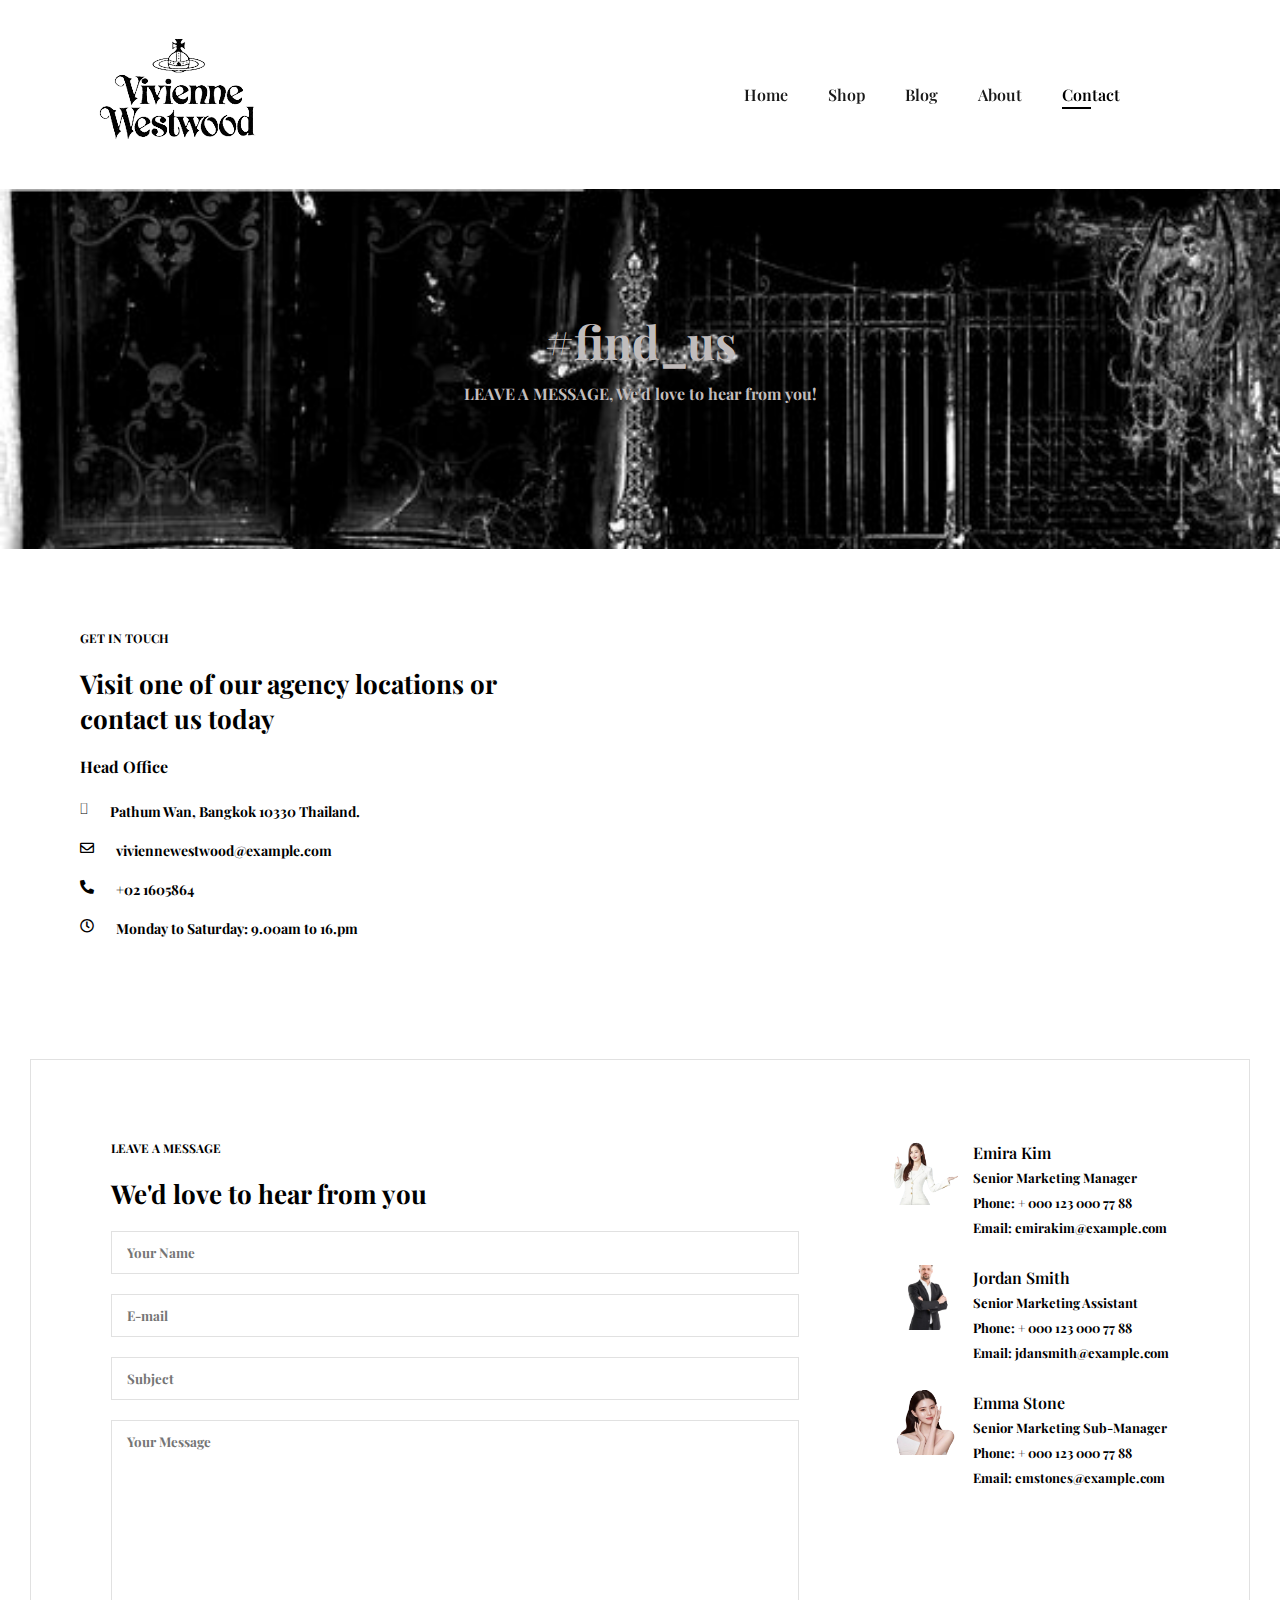
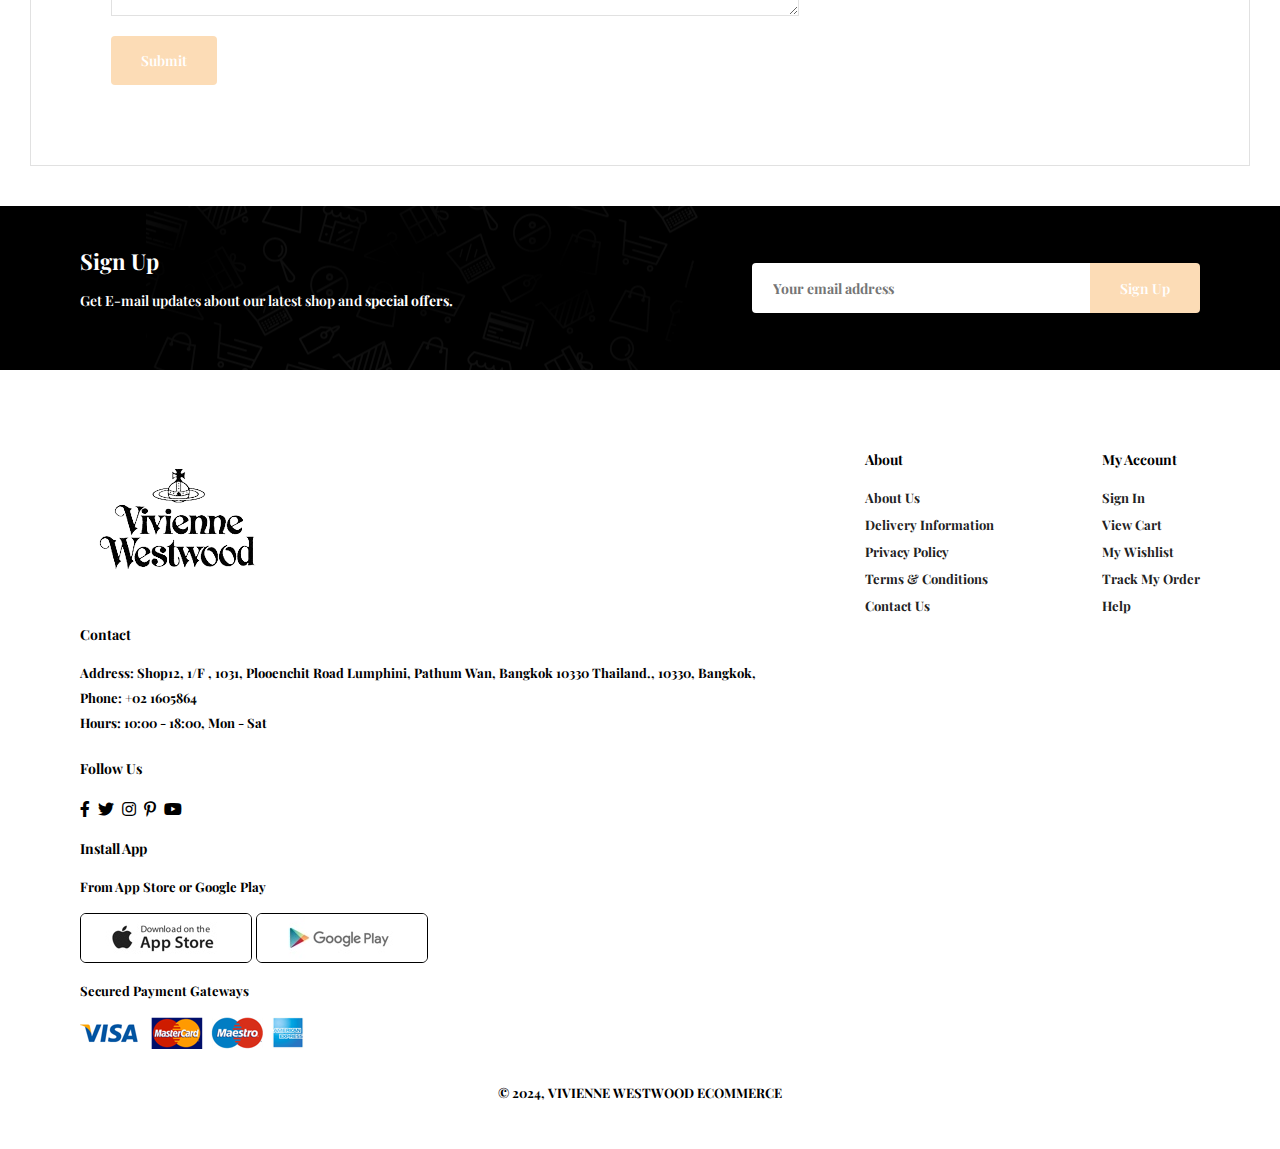
<file: contact.html>
<!DOCTYPE html>
<html lang="en">

<head>
    <meta charset="UTF-8">
    <meta http-equiv="X-UA-Compatible" content="IE=edge">
    <meta name="viewport" content="width=device-width, initial-scale=1.0">
    <title>vivienne westwood angie</title>

    <link rel="stylesheet" href="https://pro.fontawesome.com/releases/v5.10.0/css/all.css" />

    <link rel="stylesheet" href="style.css">
</head>

<body>

    <section id="header">
        <a href="#"><img src="img/logo.png" class="logo" alt=""></a>
        <div>
            <ul id="navbar">
                <li><a href="index.html">Home</a></li>
                <li><a href="shop.html">Shop</a></li>
                <li><a href="blog.html">Blog</a></li>
                <li><a href="about.html">About</a></li>
                <li><a class="active" href="contact.html">Contact</a></li>
                <li id="lg-bag"><a href="cart.html"><i class="far fa-shopping-bag"></i></a></li>
                <a id="close" href="#"><i class="far fa-times"></i></a>
            </ul>
        </div>
        <div id="mobile">
            <a href="cart.html"><i class="far fa-shopping-bag"></i></a>
            <i id="bar" class="fas fa-outdent"></i>
        </div>
    </section>

    <section id="page-header" class="about-header">

        <h2>#find_us</h2>
        <p>LEAVE A MESSAGE, We'd love to hear from you!</p>

    </section>

    <section id="contact-details" class="section-p1">
        <div class="details">
            <span>GET IN TOUCH</span>
            <h2>Visit one of our agency locations or contact us today</h2>
            <h3>Head Office</h3>
            <div>
                <li>
                    <i class="fal fa-map"></i>
                    <p>Pathum Wan, Bangkok 10330 Thailand.</p>
                </li>
                <li>
                    <i class="far fa-envelope"></i>
                    <p>viviennewestwood@example.com </p>
                </li>
                <li>
                    <i class="fas fa-phone-alt"></i>
                    <p> +02 1605864 </p>
                </li>
                <li>
                    <i class="far fa-clock"></i>
                    <p>Monday to Saturday: 9.00am to 16.pm </p>
                </li>
            </div>
        </div>

        <div class="map">
            <iframe src="https://www.google.com/maps/embed?pb=!1m18!1m12!1m3!1d7751.134070166785!2d100.53791789166623!3d13.744642946585744!2m3!1f0!2f0!3f0!3m2!1i1024!2i768!4f13.1!3m3!1m2!1s0x30e29fad250bc9e3%3A0x4032bb5e927db770!2sVivienne%20Westwood%20Central%40Centralworld!5e0!3m2!1sen!2sth!4v1709730360487!5m2!1sen!2sth" width="600" height="450" style="border:0;" allowfullscreen="" loading="lazy" referrerpolicy="no-referrer-when-downgrade"                width="600" height="450" style="border:0;" allowfullscreen="" loading="lazy"></iframe>
        </div>
    </section>

    <section id="form-details">
        <form action="">
            <span>LEAVE A MESSAGE</span>
            <h2>We'd love to hear from you </h2>
            <input type="text" name="" id="" placeholder="Your Name">
            <input type="text" name="" id="" placeholder="E-mail">
            <input type="text" name="" id="" placeholder="Subject">
            <textarea name="" id="" cols="30" rows="10" placeholder="Your Message"></textarea>
            <button class="normal">Submit</button>
        </form>

        <div class="people">
            <div>
                <img src="img/people/1.png" alt="">
                <p><span>Emira Kim </span> Senior Marketing Manager <br> Phone: + 000 123 000 77 88 <br> Email: emirakim@example.com</p>
            </div>
            <div>
                <img src="img/people/2.png" alt="">
                <p><span>Jordan Smith</span> Senior Marketing Assistant <br> Phone: + 000 123 000 77 88 <br> Email: jdansmith@example.com</p>
            </div>
            <div>
                <img src="img/people/3.png" alt="">
                <p><span>Emma Stone</span> Senior Marketing Sub-Manager <br> Phone: + 000 123 000 77 88 <br> Email: emstones@example.com</p>
            </div>
        </div>
    </section>

    <section id="newsletter" class="section-m1 section-p1">
        <div class="newstext">
            <h4>Sign Up</h4>
            <p>Get E-mail updates about our latest shop and <span>special offers.</span></p>
        </div>
        <div class="form">
            <input type="text" name="" placeholder="Your email address" id="">
            <button class="normal">Sign Up</button>
        </div>
    </section>

    <footer class="section-p1">
        <div class="col">
            <img class="logo" src="img/logo.png" alt="">
            <h4>Contact</h4>
            <p><strong>Address:</strong> Shop12, 1/F , 1031, Plooenchit Road Lumphini,

                Pathum Wan, Bangkok 10330 Thailand.,
                
                10330, Bangkok,</p>
            <p><strong>Phone:</strong> +02 1605864</p>
            <p><strong>Hours:</strong> 10:00 - 18:00, Mon - Sat</p>
            <div class="follow">
                <h4>Follow Us</h4>
                <div class="icon">
                    <i class="fab fa-facebook-f"></i>
                    <i class="fab fa-twitter"></i>
                    <i class="fab fa-instagram"></i>
                    <i class="fab fa-pinterest-p"></i>
                    <i class="fab fa-youtube"></i>
                </div>
            </div>
        </div>
        <div class="col">
            <h4>About</h4>
            <a href="#">About Us</a>
            <a href="#">Delivery Information</a>
            <a href="#">Privacy Policy</a>
            <a href="#">Terms & Conditions</a>
            <a href="#">Contact Us</a>
        </div>
        <div class="col">
            <h4>My Account</h4>
            <a href="#">Sign In</a>
            <a href="#">View Cart</a>
            <a href="#">My Wishlist</a>
            <a href="#">Track My Order</a>
            <a href="#">Help</a>
        </div>
        <div class="col install">
            <h4>Install App</h4>
            <p>From App Store or Google Play </p>
            <div class="row">
                <img src="img/pay/app.jpg" alt="">
                <img src="img/pay/play.jpg" alt="">
            </div>
            <p>Secured Payment Gateways </p>
            <img src="img/pay/pay.png" alt="">
        </div>

        <div class="copyright">
            <p>© 2024, VIVIENNE WESTWOOD ECOMMERCE</p>
        </div>
    </footer>


    <script src="script.js"></script>

</body>

</html>
</file>
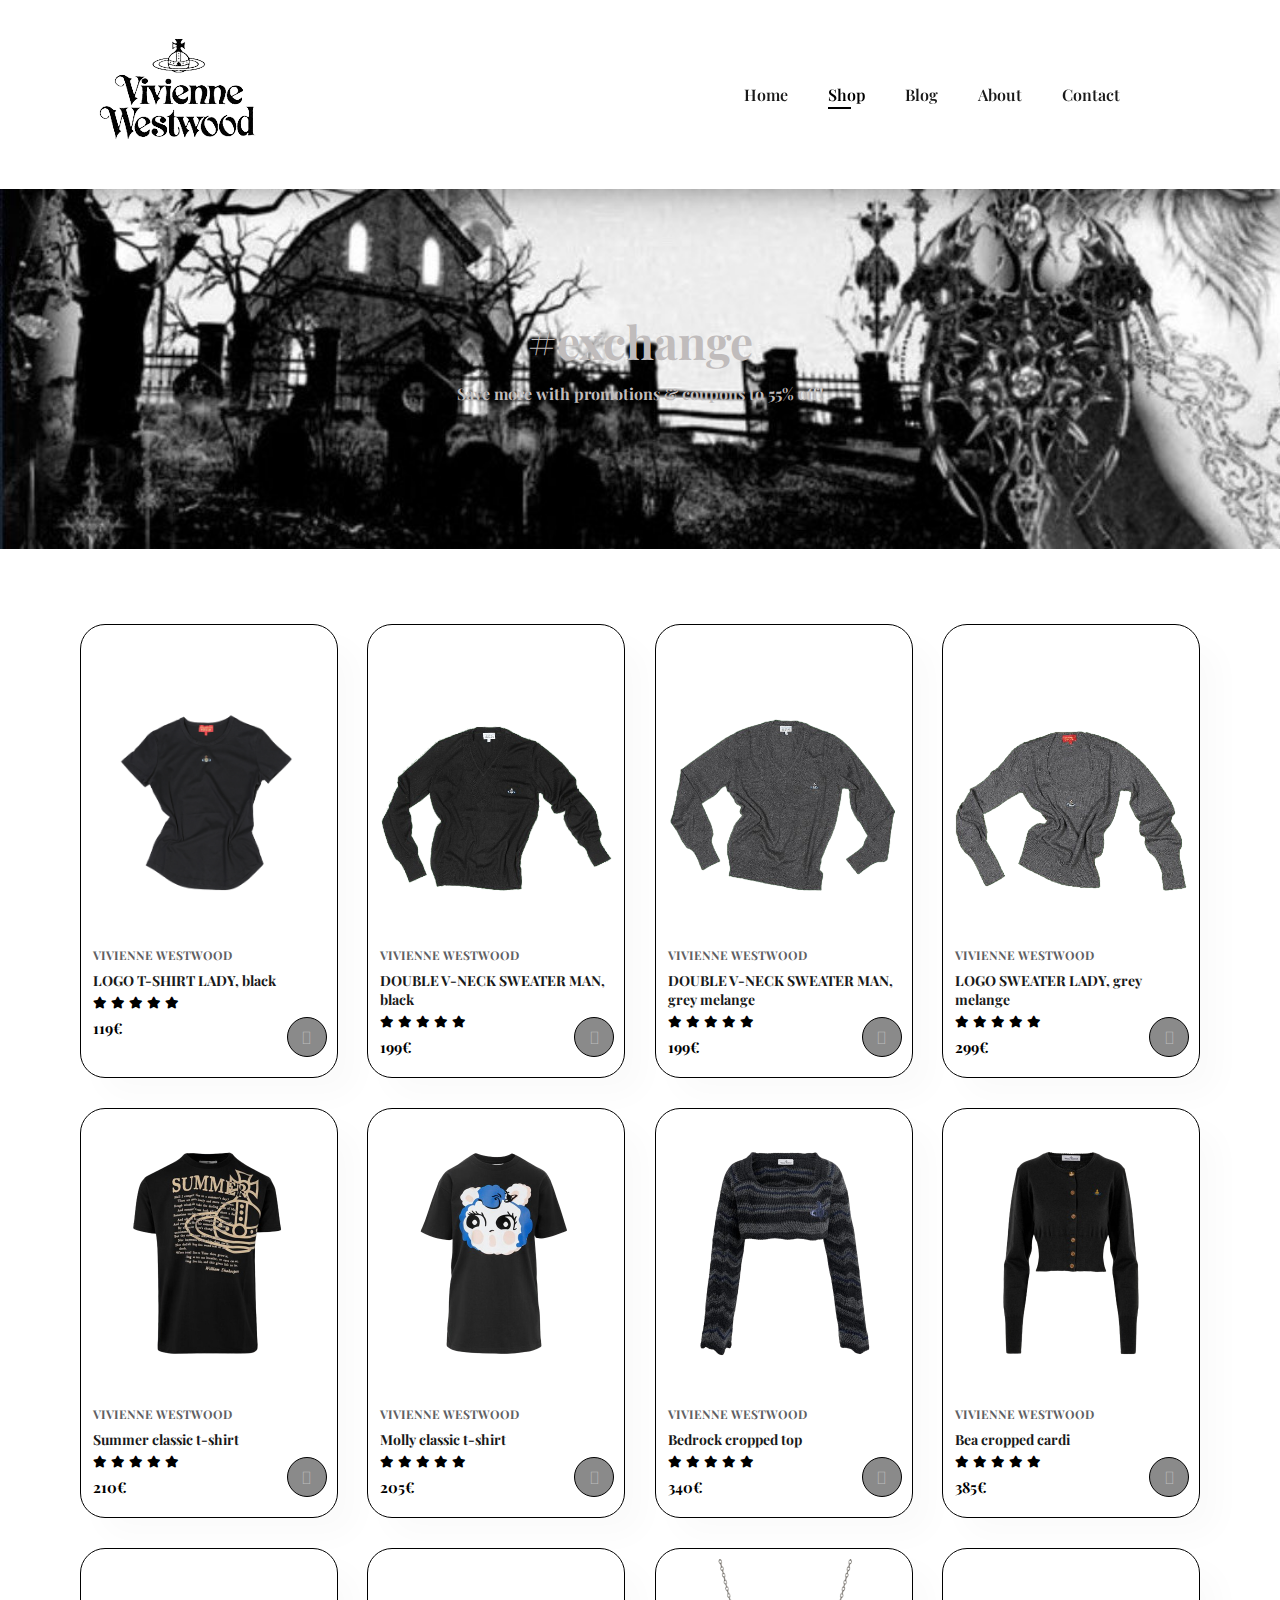
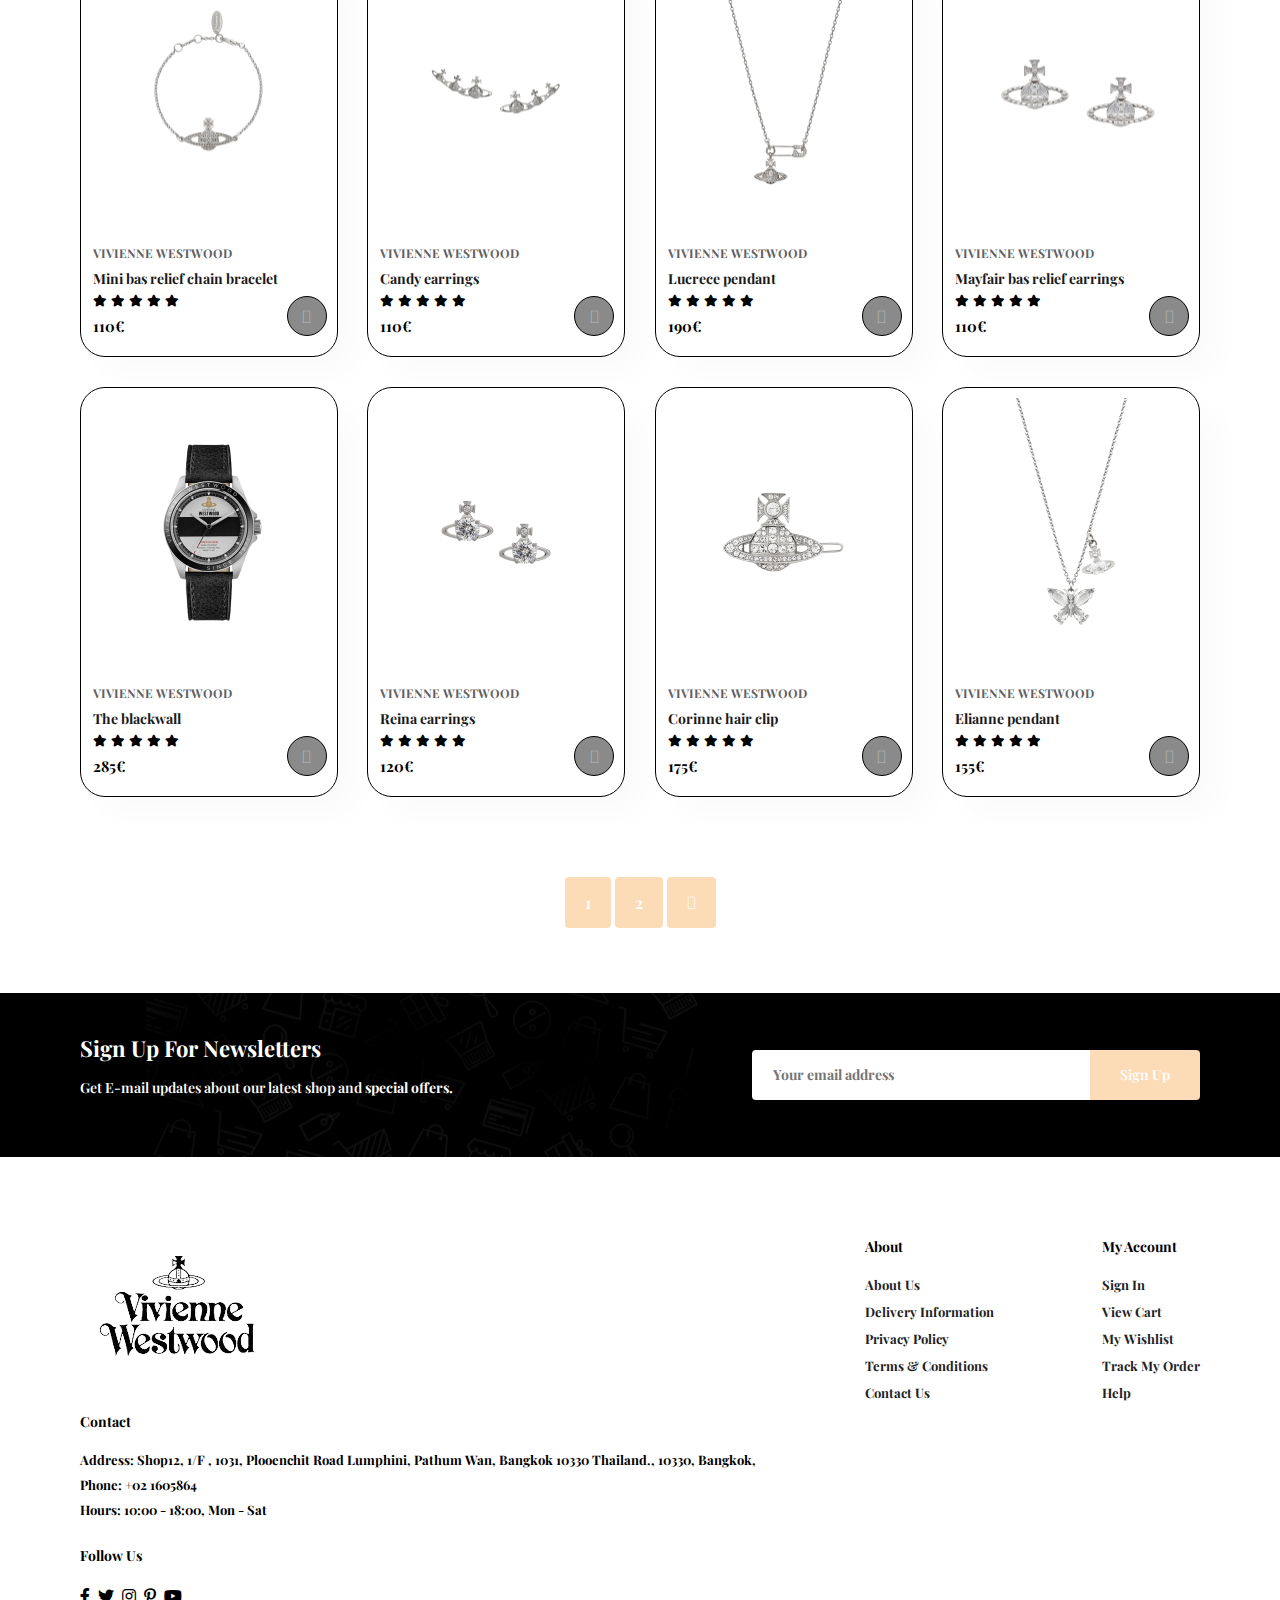
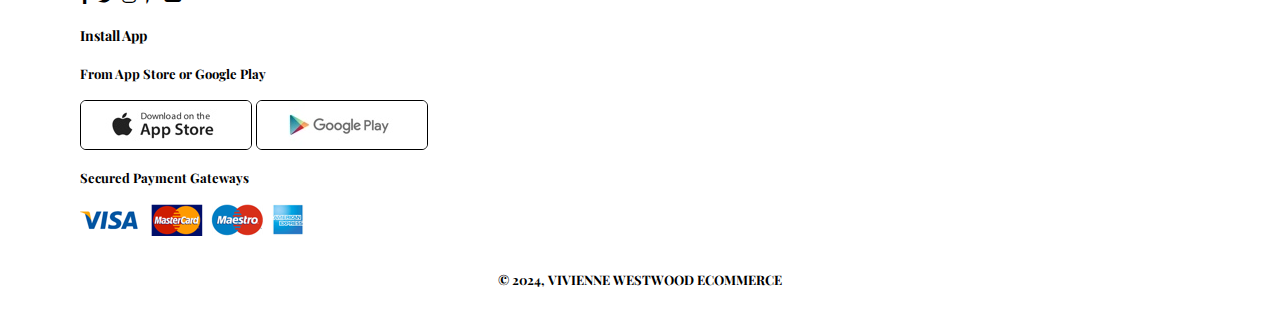
<file: shop.html>
<!DOCTYPE html>
<html lang="en">

<head>
    <meta charset="UTF-8">
    <meta http-equiv="X-UA-Compatible" content="IE=edge">
    <meta name="viewport" content="width=device-width, initial-scale=1.0">
    <title>vivienne westwood angie</title>
    <link rel="stylesheet" href="https://pro.fontawesome.com/releases/v5.10.0/css/all.css" />

    <link rel="stylesheet" href="style.css">
</head>

<body>

    <section id="header">
        <a href="#"><img src="img/logo.png" class="logo" alt=""></a>

        <div>
            <ul id="navbar">
                <li><a href="index.html">Home</a></li>
                <li><a class="active" href="shop.html">Shop</a></li>
                <li><a href="blog.html">Blog</a></li>
                <li><a href="about.html">About</a></li>
                <li><a href="contact.html">Contact</a></li>
                <li id="lg-bag"><a href="cart.html"><i class="far fa-shopping-bag"></i></a></li>
                <a href="#" id="close"><i class="far fa-times"></i></a>
            </ul>
        </div>
        <div id="mobile">
            <a href="cart.html"><i class="far fa-shopping-bag"></i></a>
            <i id="bar" class="fas fa-outdent"></i>
        </div>
    </section>

    <section id="page-header">

        <h2>#exchange</h2>

        <p>Save more with promotions & coupons to 55% off!</p>

    </section>

    <section id="product1" class="section-p1">
        <div class="pro-container">
            <div class="pro" onclick="window.location.href='sproduct.html';">
                <img src="img/products/f1.png" alt="">
                <div class="des">
                    <span>VIVIENNE WESTWOOD</span>
                    <h5>LOGO T-SHIRT LADY, black </h5>
                    <div class="star">
                        <i class="fas fa-star"></i>
                        <i class="fas fa-star"></i>
                        <i class="fas fa-star"></i>
                        <i class="fas fa-star"></i>
                        <i class="fas fa-star"></i>
                    </div>
                    <h4>119€</h4>
                </div>
                <a href="#"><i class="fal fa-shopping-cart cart"></i></a>
            </div>
            <div class="pro">
                <img src="img/products/f2.png" alt="">
                <div class="des">
                    <span>VIVIENNE WESTWOOD</span>
                    <h5>DOUBLE V-NECK SWEATER MAN, black </h5>
                    <div class="star">
                        <i class="fas fa-star"></i>
                        <i class="fas fa-star"></i>
                        <i class="fas fa-star"></i>
                        <i class="fas fa-star"></i>
                        <i class="fas fa-star"></i>
                    </div>
                    <h4>199€</h4>
                </div>
                <a href="#"><i class="fal fa-shopping-cart cart"></i></a>
            </div>
            <div class="pro">
                <img src="img/products/f3.png" alt="">
                <div class="des">
                    <span>VIVIENNE WESTWOOD</span>
                    <h5>DOUBLE V-NECK SWEATER MAN, grey melange </h5>
                    <div class="star">
                        <i class="fas fa-star"></i>
                        <i class="fas fa-star"></i>
                        <i class="fas fa-star"></i>
                        <i class="fas fa-star"></i>
                        <i class="fas fa-star"></i>
                    </div>
                    <h4>199€</h4>
                </div>
                <a href="#"><i class="fal fa-shopping-cart cart"></i></a>
            </div>
            <div class="pro">
                <img src="img/products/f4.png" alt="">
                <div class="des">
                    <span>VIVIENNE WESTWOOD</span>
                    <h5>LOGO SWEATER LADY, grey melange </h5>
                    <div class="star">
                        <i class="fas fa-star"></i>
                        <i class="fas fa-star"></i>
                        <i class="fas fa-star"></i>
                        <i class="fas fa-star"></i>
                        <i class="fas fa-star"></i>
                    </div>
                    <h4>299€</h4>
                </div>
                <a href="#"><i class="fal fa-shopping-cart cart"></i></a>
            </div>
            <div class="pro">
                <img src="img/products/f5.png" alt="">
                <div class="des">
                    <span>VIVIENNE WESTWOOD</span>
                    <h5>Summer classic t-shirt </h5>
                    <div class="star">
                        <i class="fas fa-star"></i>
                        <i class="fas fa-star"></i>
                        <i class="fas fa-star"></i>
                        <i class="fas fa-star"></i>
                        <i class="fas fa-star"></i>
                    </div>
                    <h4>210€</h4>
                </div>
                <a href="#"><i class="fal fa-shopping-cart cart"></i></a>
            </div>
            <div class="pro">
                <img src="img/products/f6.png" alt="">
                <div class="des">
                    <span>VIVIENNE WESTWOOD</span>
                    <h5>Molly classic t-shirt </h5>
                    <div class="star">
                        <i class="fas fa-star"></i>
                        <i class="fas fa-star"></i>
                        <i class="fas fa-star"></i>
                        <i class="fas fa-star"></i>
                        <i class="fas fa-star"></i>
                    </div>
                    <h4>205€</h4>
                </div>
                <a href="#"><i class="fal fa-shopping-cart cart"></i></a>
            </div>
            <div class="pro">
                <img src="img/products/f7.png" alt="">
                <div class="des">
                    <span>VIVIENNE WESTWOOD</span>
                    <h5>Bedrock cropped top </h5>
                    <div class="star">
                        <i class="fas fa-star"></i>
                        <i class="fas fa-star"></i>
                        <i class="fas fa-star"></i>
                        <i class="fas fa-star"></i>
                        <i class="fas fa-star"></i>
                    </div>
                    <h4>340€</h4>
                </div>
                <a href="#"><i class="fal fa-shopping-cart cart"></i></a>
            </div>
            <div class="pro">
                <img src="img/products/f8.png" alt="">
                <div class="des">
                    <span>VIVIENNE WESTWOOD</span>
                    <h5>Bea cropped cardi</h5>
                    <div class="star">
                        <i class="fas fa-star"></i>
                        <i class="fas fa-star"></i>
                        <i class="fas fa-star"></i>
                        <i class="fas fa-star"></i>
                        <i class="fas fa-star"></i>
                    </div>
                    <h4>385€</h4>
                </div>
                <a href="#"><i class="fal fa-shopping-cart cart"></i></a>
            </div>

            <div class="pro">
                <img src="img/products/n1.png" alt="">
                <div class="des">
                    <span>VIVIENNE WESTWOOD</span>
                    <h5>Mini bas relief chain bracelet</h5>
                    <div class="star">
                        <i class="fas fa-star"></i>
                        <i class="fas fa-star"></i>
                        <i class="fas fa-star"></i>
                        <i class="fas fa-star"></i>
                        <i class="fas fa-star"></i>
                    </div>
                    <h4>110€</h4>
                </div>
                <a href="#"><i class="fal fa-shopping-cart cart"></i></a>
            </div>
            <div class="pro">
                <img src="img/products/n2.png" alt="">
                <div class="des">
                    <span>VIVIENNE WESTWOOD</span>
                    <h5>Candy earrings</h5>
                    <div class="star">
                        <i class="fas fa-star"></i>
                        <i class="fas fa-star"></i>
                        <i class="fas fa-star"></i>
                        <i class="fas fa-star"></i>
                        <i class="fas fa-star"></i>
                    </div>
                    <h4>110€</h4>
                </div>
                <a href="#"><i class="fal fa-shopping-cart cart"></i></a>
            </div>
            <div class="pro">
                <img src="img/products/n3.png" alt="">
                <div class="des">
                    <span>VIVIENNE WESTWOOD</span>
                    <h5>Lucrece pendant</h5>
                    <div class="star">
                        <i class="fas fa-star"></i>
                        <i class="fas fa-star"></i>
                        <i class="fas fa-star"></i>
                        <i class="fas fa-star"></i>
                        <i class="fas fa-star"></i>
                    </div>
                    <h4>190€</h4>
                </div>
                <a href="#"><i class="fal fa-shopping-cart cart"></i></a>
            </div>
            <div class="pro">
                <img src="img/products/n4.png" alt="">
                <div class="des">
                    <span>VIVIENNE WESTWOOD</span>
                    <h5>Mayfair bas relief earrings</h5>
                    <div class="star">
                        <i class="fas fa-star"></i>
                        <i class="fas fa-star"></i>
                        <i class="fas fa-star"></i>
                        <i class="fas fa-star"></i>
                        <i class="fas fa-star"></i>
                    </div>
                    <h4>110€</h4>
                </div>
                <a href="#"><i class="fal fa-shopping-cart cart"></i></a>
            </div>
            <div class="pro">
                <img src="img/products/n5.png" alt="">
                <div class="des">
                    <span>VIVIENNE WESTWOOD</span>
                    <h5>The blackwall</h5>
                    <div class="star">
                        <i class="fas fa-star"></i>
                        <i class="fas fa-star"></i>
                        <i class="fas fa-star"></i>
                        <i class="fas fa-star"></i>
                        <i class="fas fa-star"></i>
                    </div>
                    <h4>285€</h4>
                </div>
                <a href="#"><i class="fal fa-shopping-cart cart"></i></a>
            </div>
            <div class="pro">
                <img src="img/products/n6.png" alt="">
                <div class="des">
                    <span>VIVIENNE WESTWOOD</span>
                    <h5>Reina earrings</h5>
                    <div class="star">
                        <i class="fas fa-star"></i>
                        <i class="fas fa-star"></i>
                        <i class="fas fa-star"></i>
                        <i class="fas fa-star"></i>
                        <i class="fas fa-star"></i>
                    </div>
                    <h4>120€</h4>
                </div>
                <a href="#"><i class="fal fa-shopping-cart cart"></i></a>
            </div>
            <div class="pro">
                <img src="img/products/n7.png" alt="">
                <div class="des">
                    <span>VIVIENNE WESTWOOD</span>
                    <h5>Corinne hair clip </h5>
                    <div class="star">
                        <i class="fas fa-star"></i>
                        <i class="fas fa-star"></i>
                        <i class="fas fa-star"></i>
                        <i class="fas fa-star"></i>
                        <i class="fas fa-star"></i>
                    </div>
                    <h4>175€</h4>
                </div>
                <a href="#"><i class="fal fa-shopping-cart cart"></i></a>
            </div>
            <div class="pro">
                <img src="img/products/n8.png" alt="">
                <div class="des">
                    <span>VIVIENNE WESTWOOD</span>
                    <h5>Elianne pendant</h5>
                    <div class="star">
                        <i class="fas fa-star"></i>
                        <i class="fas fa-star"></i>
                        <i class="fas fa-star"></i>
                        <i class="fas fa-star"></i>
                        <i class="fas fa-star"></i>
                    </div>
                    <h4>155€</h4>
                </div>
                <a href="#"><i class="fal fa-shopping-cart cart"></i></a>
            </div>
        </div>
    </section>

    <section id="pagination" class="section-p1">
        <a href="#">1</a>
        <a href="#">2</a>
        <a href="#"><i class="fal fa-long-arrow-alt-right"></i></a>
    </section>

    <section id="newsletter" class="section-p1 section-m1">
        <div class="newstext">
            <h4>Sign Up For Newsletters</h4>
            <p>Get E-mail updates about our latest shop and <span>special offers.</span> </p>
        </div>
        <div class="form">
            <input type="text" placeholder="Your email address">
            <button class="normal">Sign Up</button>
        </div>
    </section>

    <footer class="section-p1">
        <div class="col">
            <img class="logo" src="img/logo.png" alt="">
            <h4>Contact</h4>
            <p><strong>Address: </strong> Shop12, 1/F , 1031, Plooenchit Road Lumphini,

                Pathum Wan, Bangkok 10330 Thailand.,
                
                10330, Bangkok,</p>
            <p><strong>Phone:</strong> +02 1605864</p>
            <p><strong>Hours:</strong> 10:00 - 18:00, Mon - Sat</p>
            <div class="follow">
                <h4>Follow Us</h4>
                <div class="icon">
                    <i class="fab fa-facebook-f"></i>
                    <i class="fab fa-twitter"></i>
                    <i class="fab fa-instagram"></i>
                    <i class="fab fa-pinterest-p"></i>
                    <i class="fab fa-youtube"></i>
                </div>
            </div>
        </div>

        <div class="col">
            <h4>About</h4>
            <a href="#">About Us</a>
            <a href="#">Delivery Information</a>
            <a href="#">Privacy Policy</a>
            <a href="#">Terms & Conditions</a>
            <a href="#">Contact Us</a>
        </div>

        <div class="col">
            <h4>My Account</h4>
            <a href="#">Sign In</a>
            <a href="#">View Cart</a>
            <a href="#">My Wishlist</a>
            <a href="#">Track My Order</a>
            <a href="#">Help</a>
        </div>

        <div class="col install">
            <h4>Install App</h4>
            <p>From App Store or Google Play</p>
            <div class="row">
                <img src="img/pay/app.jpg" alt="">
                <img src="img/pay/play.jpg" alt="">
            </div>
            <p>Secured Payment Gateways </p>
            <img src="img/pay/pay.png" alt="">
        </div>

        <div class="copyright">
            <p>© 2024, VIVIENNE WESTWOOD ECOMMERCE</p>
        </div>
    </footer>


    <script src="script.js"></script>
</body>

</html>
</file>
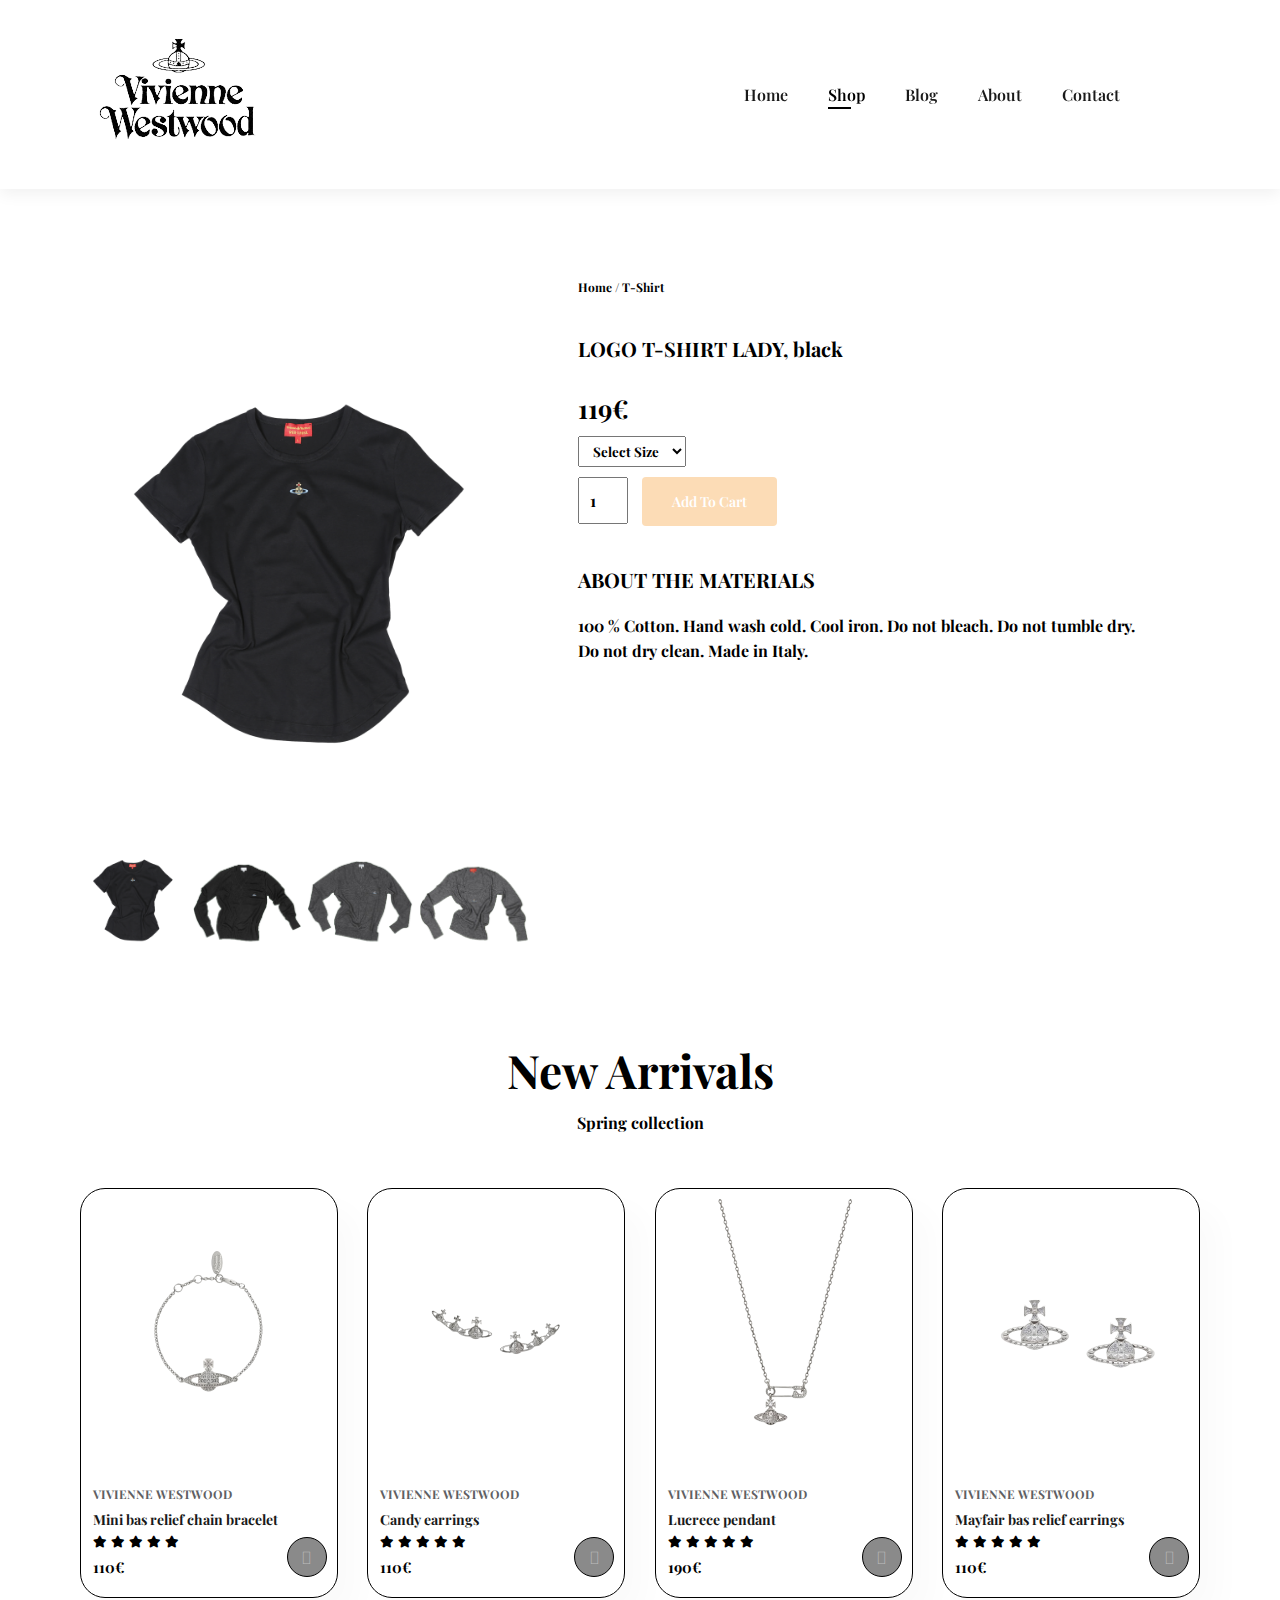
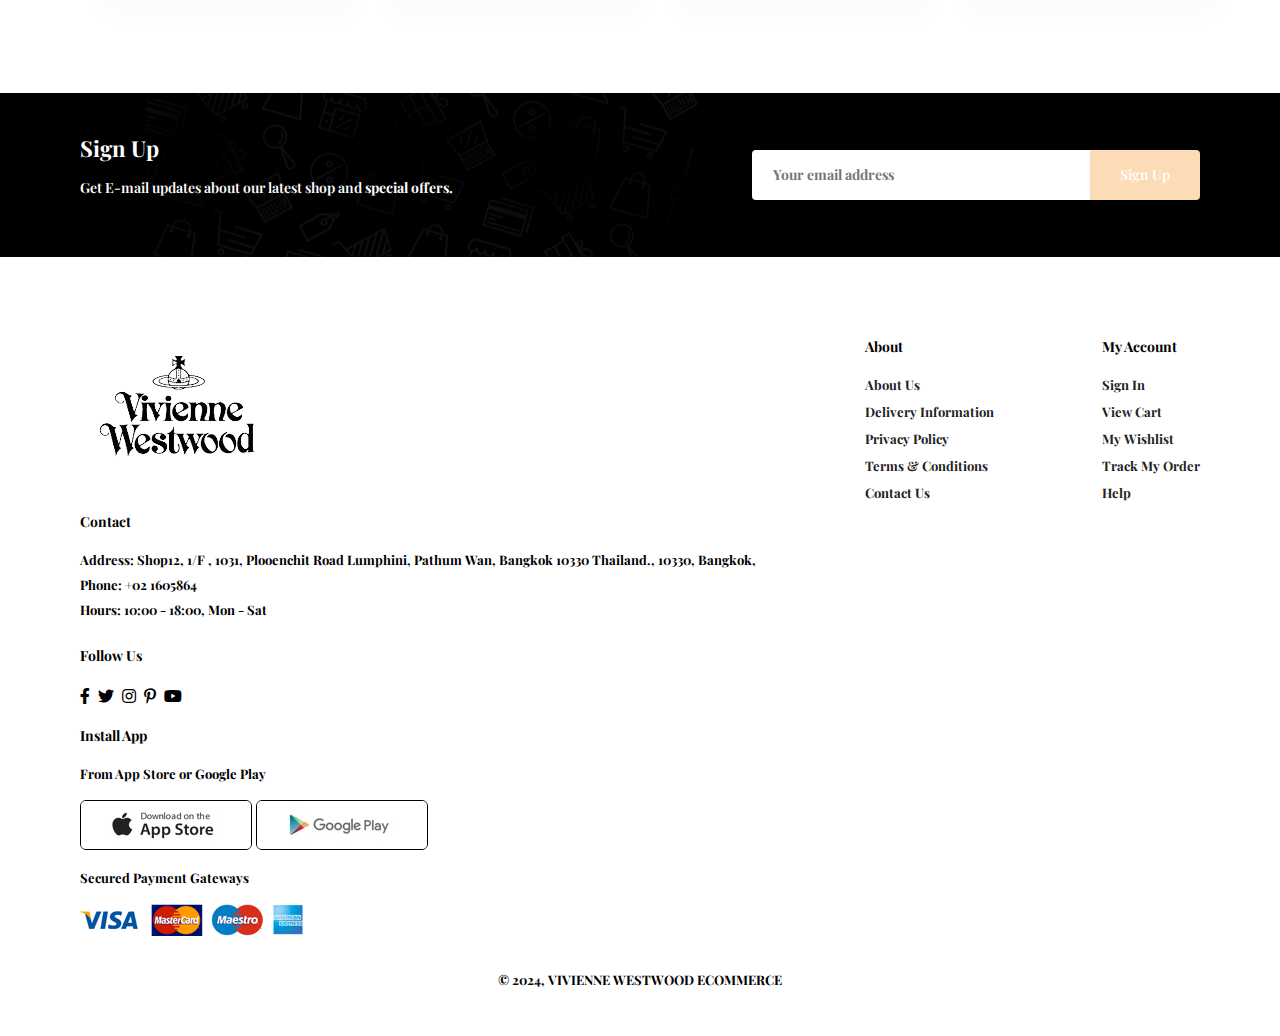
<file: sproduct.html>
<!DOCTYPE html>
<html lang="en">

<head>
    <meta charset="UTF-8">
    <meta http-equiv="X-UA-Compatible" content="IE=edge">
    <meta name="viewport" content="width=device-width, initial-scale=1.0">
    <title>vivienne westwood angie</title>
    <link rel="stylesheet" href="https://pro.fontawesome.com/releases/v5.10.0/css/all.css" />

    <link rel="stylesheet" href="style.css">
</head>

<body>

    <section id="header">
        <a href="#"><img src="img/logo.png" class="logo" alt=""></a>

        <div>
            <ul id="navbar">
                <li><a href="index.html">Home</a></li>
                <li><a class="active" href="shop.html">Shop</a></li>
                <li><a href="blog.html">Blog</a></li>
                <li><a href="about.html">About</a></li>
                <li><a href="contact.html">Contact</a></li>
                <li id="lg-bag"><a href="cart.html"><i class="far fa-shopping-bag"></i></a></li>
                <a href="#" id="close"><i class="far fa-times"></i></a>
            </ul>
        </div>
        <div id="mobile">
            <a href="cart.html"><i class="far fa-shopping-bag"></i></a>
            <i id="bar" class="fas fa-outdent"></i>
        </div>
    </section>

    <section id="prodetails" class="section-p1">
        <div class="single-pro-image">
            <img src="img/products/f1.png" width="100%" id="MainImg" alt="">

            <div class="small-img-group">
                <div class="small-img-col">
                    <img src="img/products/f1.png" width="100%" class="small-img" alt="">
                </div>
                <div class="small-img-col">
                    <img src="img/products/f2.png" width="100%" class="small-img" alt="">
                </div>
                <div class="small-img-col">
                    <img src="img/products/f3.png" width="100%" class="small-img" alt="">
                </div>
                <div class="small-img-col">
                    <img src="img/products/f4.png" width="100%" class="small-img" alt="">
                </div>
            </div>
        </div>

        <div class="single-pro-details">
            <h6>Home / T-Shirt</h6>
            <h4>LOGO T-SHIRT LADY, black</h4>
            <h2>119€</h2>
            <select>
              <option>Select Size</option>
              <option>S</option>
              <option>L</option>
              <option>XL</option>
              <option>XXL</option>
          </select>
            <input type="number" value="1">
            <button class="normal">Add To Cart</button>
            <h4>ABOUT THE MATERIALS </h4>
            <span>100 % Cotton. Hand wash cold. Cool iron. Do not bleach. Do not tumble dry. Do not dry clean. Made in Italy. </span>
        </div>
    </section>

    <section id="product1" class="section-p1">
        <h2>New Arrivals </h2>
        <p>Spring collection </p>
        <div class="pro-container">
            <div class="pro">
                <img src="img/products/n1.png" alt="">
                <div class="des">
                    <span>VIVIENNE WESTWOOD</span>
                    <h5>Mini bas relief chain bracelet</h5>
                    <div class="star">
                        <i class="fas fa-star"></i>
                        <i class="fas fa-star"></i>
                        <i class="fas fa-star"></i>
                        <i class="fas fa-star"></i>
                        <i class="fas fa-star"></i>
                    </div>
                    <h4>110€</h4>
                </div>
                <a href="#"><i class="fal fa-shopping-cart cart"></i></a>
            </div>
            <div class="pro">
                <img src="img/products/n2.png" alt="">
                <div class="des">
                    <span>VIVIENNE WESTWOOD</span>
                    <h5>Candy earrings</h5>
                    <div class="star">
                        <i class="fas fa-star"></i>
                        <i class="fas fa-star"></i>
                        <i class="fas fa-star"></i>
                        <i class="fas fa-star"></i>
                        <i class="fas fa-star"></i>
                    </div>
                    <h4>110€</h4>
                </div>
                <a href="#"><i class="fal fa-shopping-cart cart"></i></a>
            </div>
            <div class="pro">
                <img src="img/products/n3.png" alt="">
                <div class="des">
                    <span>VIVIENNE WESTWOOD</span>
                    <h5>Lucrece pendant</h5>
                    <div class="star">
                        <i class="fas fa-star"></i>
                        <i class="fas fa-star"></i>
                        <i class="fas fa-star"></i>
                        <i class="fas fa-star"></i>
                        <i class="fas fa-star"></i>
                    </div>
                    <h4>190€</h4>
                </div>
                <a href="#"><i class="fal fa-shopping-cart cart"></i></a>
            </div>
            <div class="pro">
                <img src="img/products/n4.png" alt="">
                <div class="des">
                    <span>VIVIENNE WESTWOOD</span>
                    <h5>Mayfair bas relief earrings</h5>
                    <div class="star">
                        <i class="fas fa-star"></i>
                        <i class="fas fa-star"></i>
                        <i class="fas fa-star"></i>
                        <i class="fas fa-star"></i>
                        <i class="fas fa-star"></i>
                    </div>
                    <h4>110€</h4>
                </div>
                <a href="#"><i class="fal fa-shopping-cart cart"></i></a>
            </div>

        </div>
    </section>

    <section id="newsletter" class="section-p1 section-m1">
        <div class="newstext">
            <h4>Sign Up</h4>
            <p>Get E-mail updates about our latest shop and <span>special offers.</span> </p>
        </div>
        <div class="form">
            <input type="text" placeholder="Your email address">
            <button class="normal">Sign Up</button>
        </div>
    </section>

    <footer class="section-p1">
        <div class="col">
            <img class="logo" src="img/logo.png" alt="">
            <h4>Contact</h4>
            <p><strong>Address: </strong> Shop12, 1/F , 1031, Plooenchit Road Lumphini,

                Pathum Wan, Bangkok 10330 Thailand.,
                
                10330, Bangkok,</p>
            <p><strong>Phone:</strong> +02 1605864</p>
            <p><strong>Hours:</strong> 10:00 - 18:00, Mon - Sat</p>
            <div class="follow">
                <h4>Follow Us</h4>
                <div class="icon">
                    <i class="fab fa-facebook-f"></i>
                    <i class="fab fa-twitter"></i>
                    <i class="fab fa-instagram"></i>
                    <i class="fab fa-pinterest-p"></i>
                    <i class="fab fa-youtube"></i>
                </div>
            </div>
        </div>

        <div class="col">
            <h4>About</h4>
            <a href="#">About Us</a>
            <a href="#">Delivery Information</a>
            <a href="#">Privacy Policy</a>
            <a href="#">Terms & Conditions</a>
            <a href="#">Contact Us</a>
        </div>

        <div class="col">
            <h4>My Account</h4>
            <a href="#">Sign In</a>
            <a href="#">View Cart</a>
            <a href="#">My Wishlist</a>
            <a href="#">Track My Order</a>
            <a href="#">Help</a>
        </div>

        <div class="col install">
            <h4>Install App</h4>
            <p>From App Store or Google Play</p>
            <div class="row">
                <img src="img/pay/app.jpg" alt="">
                <img src="img/pay/play.jpg" alt="">
            </div>
            <p>Secured Payment Gateways </p>
            <img src="img/pay/pay.png" alt="">
        </div>

        <div class="copyright">
            <p>© 2024, VIVIENNE WESTWOOD ECOMMERCE</p>
        </div>
    </footer>

    <script>
        var MainImg = document.getElementById("MainImg");
        var smallimg = document.getElementsByClassName("small-img");

        smallimg[0].onclick = function() {
            MainImg.src = smallimg[0].src;
        }
        smallimg[1].onclick = function() {
            MainImg.src = smallimg[1].src;
        }
        smallimg[2].onclick = function() {
            MainImg.src = smallimg[2].src;
        }
        smallimg[3].onclick = function() {
            MainImg.src = smallimg[3].src;
        }
    </script>


    <script src="script.js"></script>
</body>

</html>
</file>
<file: style.css>
@import url('https://fonts.googleapis.com/css2?family=Playfair+Display:ital,wght@0,400..900;1,400..900&display=swap');
* {
    margin: 0;
    padding: 0;
    box-sizing: border-box;
    font-family: "Playfair Display", serif;
    font-optical-sizing: auto;
    font-weight: 700;
    font-style: normal;
}

html {
    scroll-behavior: smooth;
}

h1 {
    font-size: 50px;
    line-height: 64px;
    color: #000000;
}

h2 {
    font-size: 46px;
    line-height: 54px;
    color: #000000;
}

h4 {
    font-size: 20px;
    color: #000000;
}

h6 {
    font-weight: 700;
    font-size: 12px;
}

p {
    font-size: 16px;
    color: #000000;
    margin: 15px 0 20px 0;
}

button.normal {
    font-size: 14px;
    font-weight: 600;
    padding: 15px 30px;
    color: #000;
    background-color: #fff;
    border-radius: 4px;
    cursor: pointer;
    border: none;
    outline: none;
    transition: 0.2s;
}

button.white {
    background: transparent;
    padding: 11px 18px;
    font-size: 13px;
    font-weight: 600;
    color: #fff;
    outline: none;
    border: 1px solid #fff;
    cursor: pointer;
    transition: 0.2 ease;
}

.section-p1 {
    padding: 40px 80px;
}

.section-m1 {
    margin: 40px 0;
}

body {
    width: 100%;
}

#header {
    display: flex;
    align-items: center;
    justify-content: space-between;
    padding: 20px 80px;
    background: #ffffff;
    position: sticky;
    top: 0;
    left: 0;
    z-index: 999;
    box-shadow: 0 5px 15px rgba(0, 0, 0, 0.06);
}

#navbar {
    display: flex;
    align-items: center;
    justify-content: center;
}

#navbar li {
    list-style: none;
    padding: 0 20px;
    position: relative;
}

#navbar li a {
    text-decoration: none;
    font-size: 16px;
    font-weight: 600;
    color: #1a1a1a;
    transition: 0.3s ease;
}

#navbar li a:hover,
#navbar li a.active {
    color: #000000;
}

#navbar li a.active::after,
#navbar li a:hover::after {
    content: "";
    width: 30%;
    height: 2px;
    background: #000000;
    position: absolute;
    bottom: -4px;
    left: 20px;
}

#navbar li a i {
    font-weight: 500;
    font-size: 20px;
}

#mobile {
    display: none;
    align-items: center;
}

#close {
    display: none;
}

#hero {
    display: flex;
    flex-direction: column;
    align-items: flex-start;
    justify-content: center;
    padding: 0 80px;
    background-image: url("img/main.jpg");
    width: 100%;
    height: 90vh;
    background-size: cover;
    background-position: top 25% right 0;
}

#hero h4 {
    padding-bottom: 15px;
}

#hero h1 {
    color: #000000;
}

#hero button {
    background-image: url("img/button.png");
    background-color: transparent;
    color: #000000;
    border: 0;
    padding: 14px 80px 14px 65px;
    background-repeat: no-repeat;
    cursor: pointer;
    font-weight: 700;
    font-size: 15px;
}

#feature {
    display: flex;
    align-items: center;
    justify-content: space-between;
    flex-wrap: wrap;
}

#feature .fe-box {
    width: 180px;
    text-align: center;
    padding: 25px 15px;
    border-radius: 4px;
    border: 1px solid #000000;
    box-shadow: 20px 20px 34px rgba(0, 0, 0, .03);
    transition: 0.3s ease;
    margin: 15px 0;
}

#feature .fe-box:hover {
    box-shadow: 10px 10px 54px rgba(70, 62, 221, 0.1);
}

#feature .fe-box img {
    width: 100%;
    margin-bottom: 10px;
}

#feature .fe-box h6 {
    display: inline-block;
    padding: 9px 8px 6px 8px;
    line-height: 1;
    border-radius: 4px;
    color: #000000;
    background-color: #979797;
}

#feature .fe-box:nth-child(2) h6 {
    background-color: #979797;
}

#feature .fe-box:nth-child(3) h6 {
    background-color: #979797;
}

#feature .fe-box:nth-child(4) h6 {
    background-color: #979797;
}

#feature .fe-box:nth-child(5) h6 {
    background-color: #979797;
}

#feature .fe-box:nth-child(6) h6 {
    background-color: #979797;
}

#product1 {
    text-align: center;
}

#product1 .pro-container {
    display: flex;
    flex-wrap: wrap;
    justify-content: space-between;
    padding-top: 20px;
}

#product1 .pro {
    width: 23%;
    min-width: 250px;
    padding: 10px 12px;
    border: 1px solid #000000;
    border-radius: 25px;
    transition: .2s;
    position: relative;
    cursor: pointer;
    box-shadow: 20px 20px 30px rgba(0, 0, 0, 0.02);
    margin: 15px 0;
}

#product1 .pro:hover {
    box-shadow: 20px 20px 30px rgba(0, 0, 0, 0.06);
}

#product1 .pro img {
    width: 100%;
    border-radius: 20px;
}

#product1 .pro .des {
    text-align: start;
    padding: 10px 0;
}

#product1 .pro .des span {
    color: #606063;
    font-size: 12px;
}

#product1 .pro .des h5 {
    padding-top: 7px;
    color: #1a1a1a;
    font-size: 14px;
    transition: 0.2s;
}

#product1 .pro:hover .des h5 {
    color: #000000;
}

#product1 .pro .des i {
    color: rgb(0, 0, 0);
    font-size: 12px;
}

#product1 .pro .des h4 {
    padding-top: 7px;
    font-size: 15px;
    font-weight: 700;
    color: #000000;
}

#product1 .pro .cart {
    width: 40px;
    height: 40px;
    line-height: 40px;
    border-radius: 50px;
    background-color: #8a8a8a;
    font-weight: 500;
    color: #bebebe;
    border: 1px solid #000000;
    transition: 0.2s;
    position: absolute;
    bottom: 20px;
    right: 10px;
}

#product1 .pro .cart:hover {
    color: #fff;
    background: #606161;
    font-weight: 400;
}

#banner {
    background-image: url("img/banner/viv1.jpg");
    width: 100%;
    height: 40vh;
    background-size: cover;
    background-position: center;
    display: flex;
    flex-direction: column;
    align-items: center;
    justify-content: center;
    text-align: center;
}

#banner h4 {
    color: #000000;
    font-size: 16px;
}

#banner h2 {
    color: #000000;
    font-size: 30px;
    padding: 10px 0;
}

#banner h2 span {
    color: #606161;
}

#banner button:hover {
    background: #000000;
    color: #000000;
}

#sm-banner {
    display: flex;
    justify-content: space-between;
    flex-wrap: wrap;
}

#sm-banner .banner-box {
    background-image: url("img/banner/nana1.jpg");
    min-width: 580px;
    height: 50vh;
    background-size: cover;
    background-position: center;
    display: flex;
    flex-direction: column;
    justify-content: center;
    align-items: flex-start;
    padding: 30px;
}

#sm-banner .banner-box2 {
    background-image: url("img/banner/rack1.jpg");
}

#sm-banner h4 {
    color: #fff;
    font-size: 20px;
    font-weight: 300;
}

#sm-banner h2 {
    color: #fff;
    font-size: 28px;
    font-weight: 800;
}

#sm-banner span {
    color: #fff;
    font-size: 14px;
    font-weight: 500;
    padding-bottom: 15px;
}

#sm-banner .banner-box:hover button,
#sm-banner .banner-box2:hover button {
    background: #000000;
    border: 1px solid #000000;
    transition: 0.2s ease;
}

#banner3 {
    display: flex;
    justify-content: space-between;
    flex-wrap: wrap;
    padding: 0 80px;
}

#banner3 .banner-box {
    background-image: url("img/banner/b7.jpg");
    min-width: 30%;
    height: 30vh;
    background-size: cover;
    background-position: center;
    display: flex;
    flex-direction: column;
    justify-content: center;
    align-items: flex-start;
    padding: 20px;
    margin-bottom: 20px;
}

#banner3 .banner-box2 {
    background-image: url("img/banner/b4.jpg");
}

#banner3 .banner-box3 {
    background-image: url("img/banner/b18.jpg");
}

#banner3 h2 {
    color: #fff;
    font-weight: 900;
    font-size: 22px;
}

#banner3 h3 {
    font-size: 15px;
    font-weight: 800;
    color: #fff;
}

#newsletter {
    background-image: url("img/banner/b14.png");
    background-repeat: no-repeat;
    background-position: 20% 30%;
    background-color: #000000;
    display: flex;
    align-items: center;
    justify-content: space-between;
    flex-wrap: wrap;
}

#newsletter h4 {
    font-size: 22px;
    font-weight: 700;
    color: #fff;
}

#newsletter p {
    font-size: 14px;
    font-weight: 600;
    color: #fff;
}

#newsletter p span {
    color: #fff;
}

#newsletter input {
    height: 3.125rem;
    padding: 0 1.25rem;
    font-size: 14px;
    width: 100%;
    border: 1px solid transparent;
    border-radius: 4px;
    border-top-right-radius: 0px;
    border-bottom-right-radius: 0px;
    outline: none;
}

#newsletter .form {
    display: flex;
    width: 40%;
}

#newsletter button {
    background-color: #fcdcb6;
    color: #fff;
    white-space: nowrap;
    border-top-left-radius: 0px;
    border-bottom-left-radius: 0px;
}

footer {
    display: flex;
    flex-wrap: wrap;
    justify-content: space-between;
}

footer .logo {
    margin-bottom: 30px;
}

footer .follow {
    margin-top: 20px;
}

footer .follow i {
    color: #000000;
    padding-right: 4px;
    cursor: pointer;
}

footer h4 {
    font-size: 14px;
    padding-bottom: 20px;
}

footer p {
    font-size: 13px;
    margin: 0 0 8px 0;
}

footer .col {
    display: flex;
    flex-direction: column;
    align-items: flex-start;
    margin-bottom: 20px;
}

footer a {
    font-size: 13px;
    text-decoration: none;
    margin-bottom: 10px;
    color: #222;
}

footer .install .row img {
    border: 1px solid #000000;
    border-radius: 6px;
}

footer .install img {
    margin: 10px 0 15px 0;
}

footer .copyright {
    width: 100%;
    text-align: center;
}

footer .follow i:hover,
footer a:hover {
    color: #000000;
}


/* Shop Page */

#page-header {
    height: 40vh;
    display: flex;
    flex-direction: column;
    justify-content: center;
    text-align: center;
    background-image: url("img/banner/b1.jpg");
    background-size: cover;
    padding: 14px;
}

#page-header h2,
#page-header p {
    color: #c0bcbc;
}

#pagination {
    text-align: center;
}

#pagination a {
    text-decoration: none;
    background: #fcdcb6;
    padding: 15px 20px;
    border-radius: 4px;
    color: #fff;
    font-weight: 600;
}

#pagination a i {
    font-size: 16px;
    font-weight: 600;
}


/* Single Product */

#prodetails {
    display: flex;
    margin-top: 20px;
}

#prodetails .single-pro-image {
    width: 40%;
    margin-right: 50px;
}

.small-img-group {
    display: flex;
    justify-content: space-between;
}

.small-img-col {
    flex-basis: 24%;
    cursor: pointer;
}

#prodetails .single-pro-details {
    width: 50%;
    padding-top: 30px;
}

#prodetails .single-pro-details h4 {
    padding: 40px 0 20px 0;
}

#prodetails .single-pro-details h2 {
    font-size: 26px;
}

#prodetails .single-pro-details select {
    display: block;
    padding: 5px 10px;
    margin-bottom: 10px;
}

#prodetails .single-pro-details input {
    width: 50px;
    height: 47px;
    padding-left: 10px;
    font-size: 16px;
    margin-right: 10px;
}

#prodetails .single-pro-details input:focus {
    outline: none;
}

#prodetails .single-pro-details button {
    background: #fcdcb6;
    color: #fff;
}

#prodetails .single-pro-details span {
    line-height: 25px;
}


/* Blog Page */

#blog {
    padding: 150px 150px 0 150px;
}

#page-header.blog-header {
    background-image: url("img/banner/b19.png");
}

#blog .blog-box {
    width: 100%;
    display: flex;
    flex-direction: row;
    align-items: center;
    position: relative;
    padding-bottom: 90px;
}

#blog .blog-img {
    width: 50%;
    margin-right: 40px;
}

#blog img {
    width: 100%;
    height: 300px;
    object-fit: cover;
}

#blog .blog-details {
    width: 50%;
}

#blog .blog-details a {
    text-decoration: none;
    font-size: 11px;
    color: #000;
    font-weight: 700;
    position: relative;
    transition: 0.3s;
}

#blog .blog-details a::after {
    content: "";
    width: 50px;
    height: 1px;
    background-color: #000;
    top: 4px;
    right: -60px;
    position: absolute;
}

#blog .blog-details a:hover {
    color: #fcdcb6;
}

#blog .blog-details a:hover::after {
    background-color: #fcdcb6;
}

#blog .blog-box h1 {
    position: absolute;
    font-weight: 700;
    font-size: 70px;
    color: #c9cbce;
    top: -40px;
    left: 0;
    z-index: -9;
}


/* About Page */

#page-header.about-header {
    background-image: url("img/about/banner.jpg");
}

#about-head {
    display: flex;
    align-items: center;
}

#about-head img {
    width: 50%;
    height: auto;
}

#about-head div {
    padding-left: 40px;
}

#about-app {
    display: flex;
    flex-direction: column;
    justify-content: center;
    text-align: center;
    align-items: center;
}

#about-app .video {
    width: 70%;
    height: 100%;
    margin-top: 30px;
}

#about-app .video video {
    width: 100%;
    height: 100%;
    border-radius: 20px;
}


/* Contact Page */

#contact-details {
    display: flex;
    align-items: center;
    justify-content: space-between;
}

#contact-details .details {
    width: 40%;
    display: flex;
    flex-direction: column;
    align-items: flex-start;
}

#contact-details .details span,
#form-details span {
    font-size: 12px;
}

#contact-details .details h2,
#form-details h2 {
    font-size: 26px;
    line-height: 35px;
    padding: 20px 0;
}

#contact-details .details h3 {
    font-size: 16px;
    padding-bottom: 15px;
}

#contact-details .details li {
    list-style: none;
    display: flex;
    padding: 10px 0;
}

#contact-details .details li i {
    font-size: 14px;
    padding-right: 22px;
}

#contact-details .details li p {
    margin: 0;
    font-size: 14px;
}

#contact-details .map {
    width: 55%;
    height: 400px;
}

#contact-details .map iframe {
    width: 100%;
    height: 100%;
}

#form-details {
    display: flex;
    justify-content: space-between;
    margin: 30px;
    padding: 80px;
    border: 1px solid #e1e1e1;
}

#form-details form {
    width: 65%;
    display: flex;
    flex-direction: column;
    align-items: flex-start;
}

#form-details form input,
#form-details form textarea {
    width: 100%;
    padding: 12px 15px;
    outline: none;
    margin-bottom: 20px;
    border: 1px solid #e1e1e1;
}

#form-details form button {
    background-color: #fcdcb6;
    color: #fff;
}

#form-details .people div {
    display: flex;
    align-items: flex-start;
    padding-bottom: 25px;
}

#form-details .people img {
    width: 65px;
    height: 65px;
    object-fit: cover;
    margin-right: 15px;
}

#form-details .people p {
    margin: 0;
    font-size: 13px;
    line-height: 25px;
}

#form-details .people p span {
    display: block;
    font-size: 16px;
    font-weight: 600;
    color: #000;
}


/* Cart Page */

#cart {
    overflow-x: auto;
}

#cart table {
    width: 100%;
    border-collapse: collapse;
    table-layout: fixed;
    white-space: nowrap;
}

#cart table img {
    width: 70px;
}

#cart table td:nth-child(1) {
    width: 100px;
    text-align: center;
}

#cart table td:nth-child(2) {
    width: 150px;
    text-align: center;
}

#cart table td:nth-child(3) {
    width: 250px;
    text-align: center;
}

#cart table td:nth-child(4),
#cart table td:nth-child(5),
#cart table td:nth-child(6) {
    width: 150px;
    text-align: center;
}

#cart table td:nth-child(5) input {
    width: 70px;
    padding: 10px 5px 10px 15px;
}

#cart table thead {
    border: 1px solid #e2e9e1;
    border-left: none;
    border-right: none;
}

#cart table thead td {
    font-weight: 700;
    text-transform: uppercase;
    font-size: 13px;
    padding: 18px 0;
}

#cart table tbody tr td {
    padding-top: 15px;
}

#cart table tbody td {
    font-size: 13px;
}

#cart-add {
    display: flex;
    flex-wrap: wrap;
    justify-content: space-between;
}

#cuopon {
    width: 50%;
    margin-bottom: 30px;
}

#cuopon h3,
#subtotal h3 {
    padding-bottom: 15px;
}

#cuopon input {
    padding: 10px 20px;
    outline: none;
    width: 60%;
    margin-right: 10px;
    border: 1px solid #e2e9e1;
}

#cuopon button,
#subtotal button {
    background: #fcdcb6;
    color: #fff;
    padding: 12px 20px;
}

#subtotal {
    width: 50%;
    margin-bottom: 30px;
    border: 1px solid #e2e9e1;
    padding: 30px;
}

#subtotal table {
    border-collapse: collapse;
    width: 100%;
    margin-bottom: 20px;
}

#subtotal table td {
    width: 50%;
    border: 1px solid #e2e9e1;
    padding: 10px;
    font-size: 13px;
}


/* Start Media Query */

@media (max-width:799px) {
    .section-p1 {
        padding: 40px;
    }
    #navbar {
        display: flex;
        flex-direction: column;
        justify-content: flex-start;
        align-items: flex-start;
        position: fixed;
        top: 0px;
        right: -300px;
        width: 300px;
        height: 100vh;
        background: #E3E6F3;
        box-shadow: 0 40px 60px rgba(0, 0, 0, 0.1);
        transition: 0.3s;
        padding: 80px 0 0 10px;
    }
    #navbar li {
        margin-bottom: 25px;
    }
    #navbar.active {
        right: 0;
    }
    #mobile {
        display: flex;
    }
    #mobile i {
        color: #1a1a1a;
        font-size: 24px;
        padding-left: 20px;
    }
    #bar {
        display: initial;
    }
    #close {
        display: initial;
        font-size: 24px;
        position: absolute;
        top: 30px;
        left: 30px;
        color: #222;
    }
    #lg-bag,
    #lg-search {
        display: none;
    }
    #hero {
        padding: 0 80px;
        height: 70vh;
        background-position: top 30% right 30%;
    }
    #feature {
        justify-content: center;
    }
    #feature .fe-box {
        margin: 15px;
    }
    #product1 .pro-container {
        justify-content: center;
    }
    #product1 .pro {
        margin: 15px;
    }
    #banner {
        height: 20vh;
    }
    #sm-banner .banner-box {
        min-width: 100%;
        height: 30vh;
        padding: 30px;
    }
    #banner3 {
        display: flex;
        justify-content: space-between;
        flex-wrap: wrap;
        padding: 0 40px;
    }
    #banner3 .banner-box {
        width: 28%;
    }
    #newsletter .form {
        width: 70%;
    }
    /* Contact Page */
    #form-details {
        padding: 40px;
    }
    #form-details form {
        width: 50%;
    }
}

@media (max-width:477px) {
    .section-p1 {
        padding: 20px;
    }
    h1 {
        font-size: 38px;
    }
    h2 {
        font-size: 32px;
    }
    #header {
        padding: 10px 30px;
    }
    #hero {
        padding: 0 20px;
        height: 70vh;
        background-position: 55%;
    }
    #feature {
        justify-content: space-between;
    }
    #feature .fe-box {
        width: 155px;
        margin: 0 0 15px 0;
    }
    #product1 .pro {
        width: 100%;
    }
    #banner {
        height: 40vh;
    }
    #sm-banner .banner-box {
        height: 40vh;
    }
    #sm-banner .banner-box {
        margin-top: 20px;
    }
    #banner3 {
        padding: 0 20px;
    }
    #banner3 .banner-box {
        width: 100%;
    }
    #newsletter {
        padding: 40px 20px;
    }
    #newsletter .form {
        width: 100%;
    }
    footer .copyright {
        text-align: start;
    }
    /* Blog Page */
    #blog {
        padding: 100px 20px 20px 20px;
    }
    #blog .blog-box {
        flex-direction: column;
        align-items: flex-start;
    }
    #blog .blog-img {
        width: 100%;
        margin-right: 0px;
        margin-bottom: 30px;
    }
    #blog .blog-details {
        width: 100%;
    }
    #about-app .video {
        width: 100%;
    }
    /* About Page */
    #about-head {
        flex-direction: column;
    }
    #about-head img {
        width: 100%;
    }
    #about-head div {
        padding-top: 20px;
        padding-left: 0px;
    }
    /* Contact Page */
    #contact-details .details {
        width: 100%;
        padding-bottom: 30px;
    }
    #contact-details .map {
        width: 100%;
    }
    #contact-details {
        flex-wrap: wrap;
    }
    #form-details {
        margin: 10px;
        padding: 30px 10px;
        flex-wrap: wrap;
    }
    #form-details form {
        width: 100%;
        padding-bottom: 30px;
    }
    /* Cart Page */
    #cart-add {
        flex-direction: column;
    }
    #cuopon,
    #subtotal {
        width: 100%;
    }
    #subtotal {
        padding: 20px;
    }
    /* SIngle Product */
    #prodetails {
        flex-direction: column;
    }
    #prodetails .single-pro-image {
        width: 100%;
        margin-right: 0px;
    }
    #prodetails .single-pro-details {
        width: 100%;
        padding-top: 30px;
    }
}
</file>
